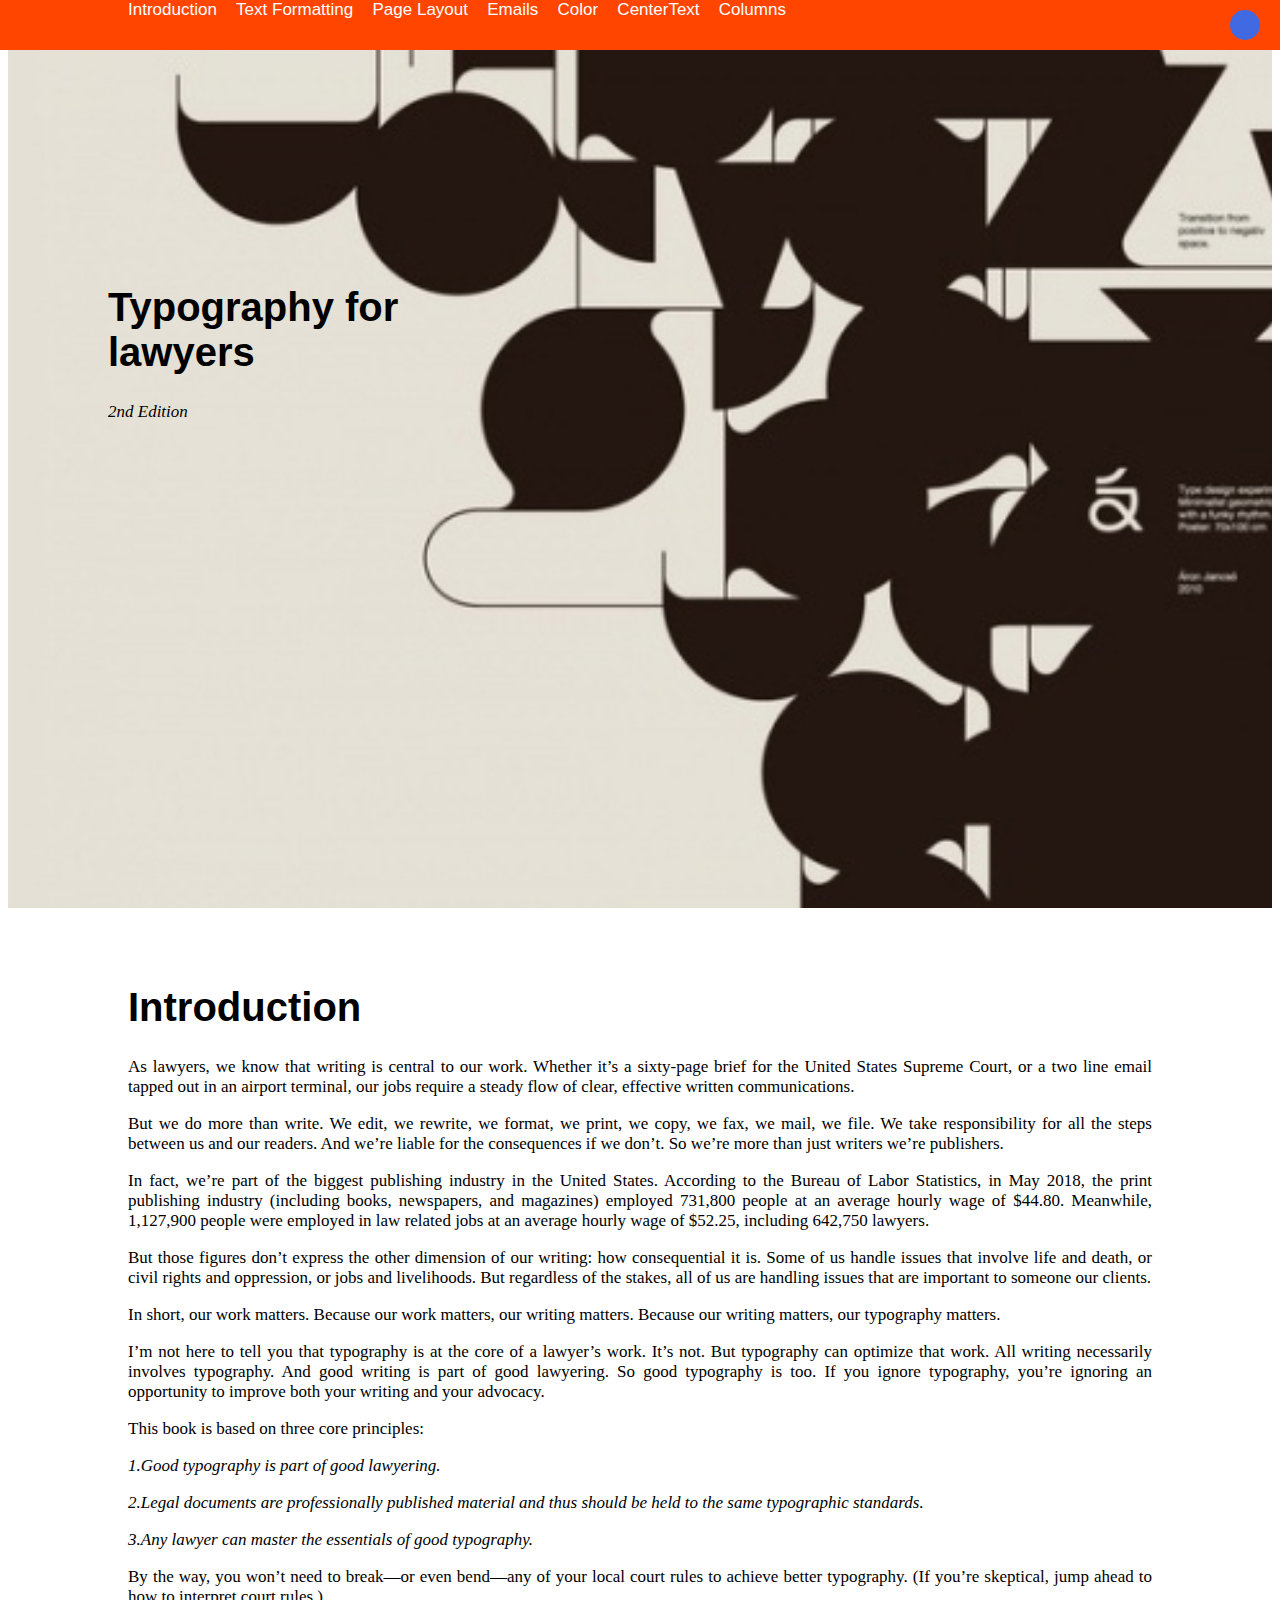
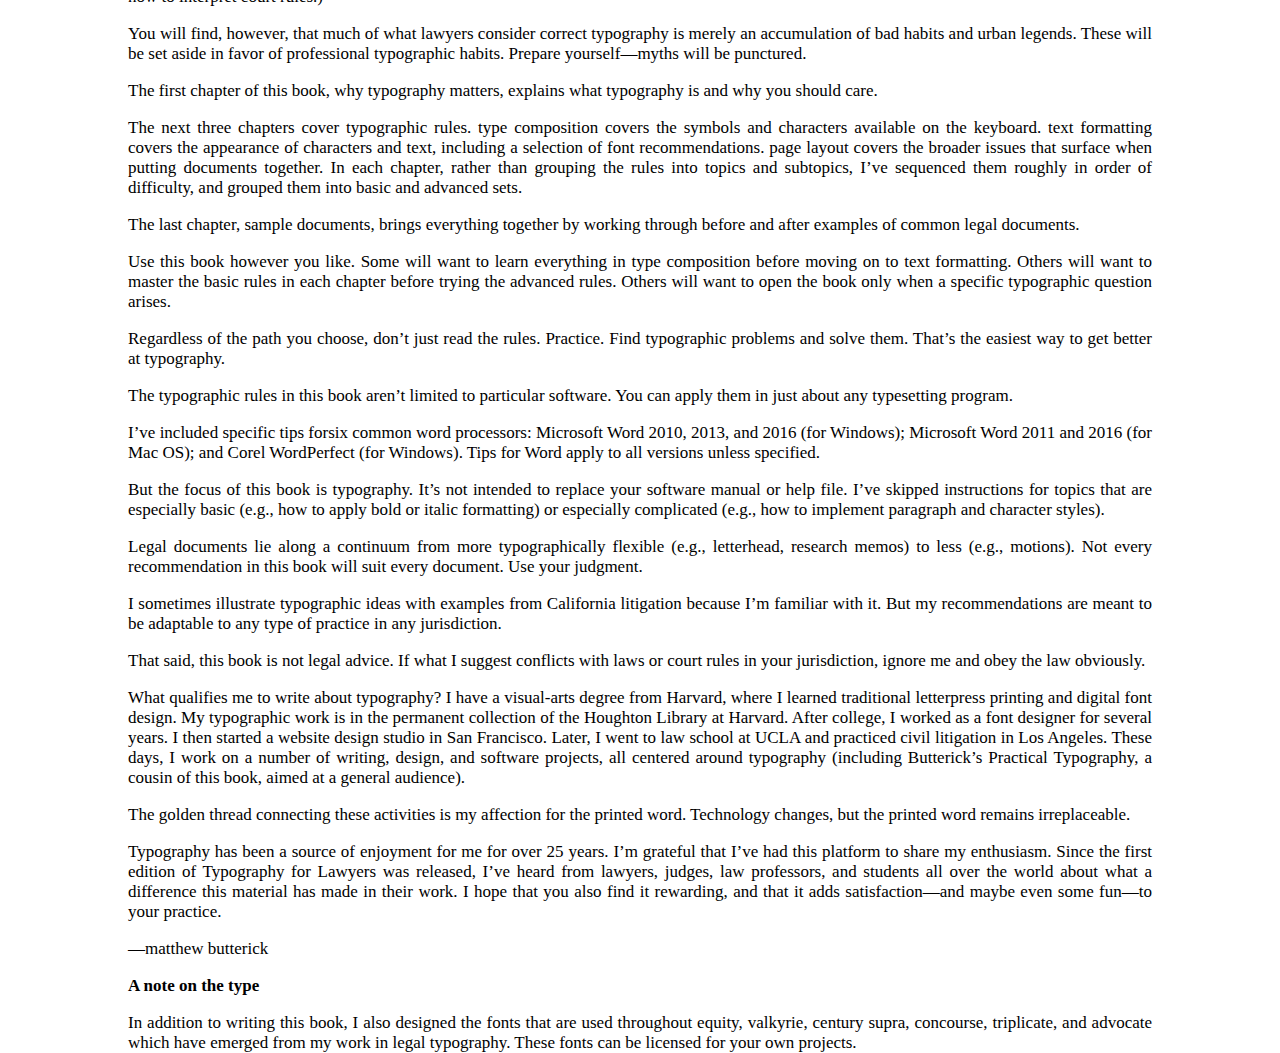
<file: index.html>
<!doctype html>
<html>
<head>
<title>UTS_Vittorio Agung</title>
	<meta name="viewport" content="width=device-width" />
	<link rel="stylesheet" href="css/globe.css" />
</head>
<body>
	<nav>
      <main>
        <a href="index.html" class="menu">Introduction</a>
        <a href="text formatting.html" class="menu">Text Formatting</a>
        <a href="page layout.html" class="menu">Page Layout</a>
		<a href="emails.html" class="menu">Emails</a>
		<a href="color.html" class="menu">Color</a>
		<a href="center text.html" class="menu">CenterText</a>
		<a href="columns.html" class="menu">Columns</a>
        <div class="selalukananatas"></div>
      </main>
    </nav>
    <section class="full">
		<main>
		<div class="melayang">
		<h1>Typography for lawyers</h1>
		<p> <i>2nd Edition</i></p>
		</div>
		</main>
	</section>
	<section class="full2">
		<main>
		<div class="left2">
		<h1> Introduction</h1>
		<p text align="justify">
		As lawyers, we know that writing is central to our work. Whether it’s a sixty-page brief for the United States Supreme Court, or a two line email tapped out in an airport terminal, our jobs require a steady flow of clear, effective written communications.</p>

		<p text align="justify">But we do more than write. We edit, we rewrite, we format, we print, we copy, we fax, we mail, we file. We take responsibility for all the steps between us and our readers. And we’re liable for the consequences if we don’t. So we’re more than just writers we’re publishers.</p>

		<p text align="justify">In fact, we’re part of the biggest publishing industry in the United States. According to the Bureau of Labor Statistics, in May 2018, the print publishing industry (including books, newspapers, and magazines) employed 731,800 people at an average hourly wage of $44.80. Meanwhile, 1,127,900 people were employed in law related jobs at an average hourly wage of $52.25, including 642,750 lawyers.</p>

		<p text align="justify">But those figures don’t express the other dimension of our writing: how consequential it is. Some of us handle issues that involve life and death, or civil rights and oppression, or jobs and livelihoods. But regardless of the stakes, all of us are handling issues that are important to someone our clients.
</p>
		<p text align="justify">In short, our work matters.
		Because our work matters, our writing matters.
		Because our writing matters, our typography matters.</p>

		<p text align="justify">I’m not here to tell you that typography is at the core of a lawyer’s work. It’s not. But typography can optimize that work. All writing necessarily involves typography. And good writing is part of good lawyering. So good typography is too. If you ignore typography, you’re ignoring an opportunity to improve both your writing and your advocacy.</p>
			
		
<p text align="justify">This book is based on three core principles:</p>

<p><i>1.Good typography is part of good lawyering.</i></p>

<p><i>2.Legal documents are professionally published material and thus should be held to the same typographic standards.</i></p>

<p><i>3.Any lawyer can master the essentials of good typography.</i></p>

<p text align="justify">By the way, you won’t need to break—or even bend—any of your local court rules to achieve better typography. (If you’re skeptical, jump ahead to how to interpret court rules.)</p>

<p text align="justify">You will find, however, that much of what lawyers consider correct typography is merely an accumulation of bad habits and urban legends. These will be set aside in favor of professional typographic habits. Prepare yourself—myths will be punctured.</p>

<p text align="justify">The first chapter of this book, why typography matters, explains what typography is and why you should care.</p>

<p text align="justify">The next three chapters cover typographic rules. type composition covers the symbols and characters available on the keyboard. text formatting covers the appearance of characters and text, including a selection of font recommendations. page layout covers the broader issues that surface when putting documents together. In each chapter, rather than grouping the rules into topics and subtopics, I’ve sequenced them roughly in order of difficulty, and grouped them into basic and advanced sets.</p>

<p text align="justify">The last chapter, sample documents, brings everything together by working through before and after examples of common legal documents.</p>

<p text align="justify">Use this book however you like. Some will want to learn everything in type composition before moving on to text formatting. Others will want to master the basic rules in each chapter before trying the advanced rules. Others will want to open the book only when a specific typographic question arises.</p>

<p text align="justify">Regardless of the path you choose, don’t just read the rules. Practice. Find typographic problems and solve them. That’s the easiest way to get better at typography.</p>

<p text align="justify">The typographic rules in this book aren’t limited to particular software. You can apply them in just about any typesetting program.</p>

<p text align="justify">I’ve included specific tips forsix common word processors: Microsoft Word 2010, 2013, and 2016 (for Windows); Microsoft Word 2011 and 2016 (for Mac OS); and Corel WordPerfect (for Windows). Tips for Word apply to all versions unless specified.</p>

<p text align="justify">But the focus of this book is typography. It’s not intended to replace your software manual or help file. I’ve skipped instructions for topics that are especially basic (e.g., how to apply bold or italic formatting) or especially complicated (e.g., how to implement paragraph and character styles).</p>

<p text align="justify">Legal documents lie along a continuum from more typographically flexible (e.g., letterhead, research memos) to less (e.g., motions). Not every recommendation in this book will suit every document. Use your judgment.</p>

<p text align="justify">I sometimes illustrate typographic ideas with examples from California litigation because I’m familiar with it. But my recommendations are meant to be adaptable to any type of practice in any jurisdiction.</p>

<p text align="justify">That said, this book is not legal advice. If what I suggest conflicts with laws or court rules in your jurisdiction, ignore me and obey the law obviously.</p>

<p text align="justify">What qualifies me to write about typography? I have a visual-arts degree from Harvard, where I learned traditional letterpress printing and digital font design. My typographic work is in the permanent collection of the Houghton Library at Harvard. After college, I worked as a font designer for several years. I then started a website design studio in San Francisco. Later, I went to law school at UCLA and practiced civil litigation in Los Angeles. These days, I work on a number of writing, design, and software projects, all centered around typography (including Butterick’s Practical Typography, a cousin of this book, aimed at a general audience).</p>

<p text align="justify">The golden thread connecting these activities is my affection for the printed word. Technology changes, but the printed word remains irreplaceable.</p>

<p text align="justify">Typography has been a source of enjoyment for me for over 25 years. I’m grateful that I’ve had this platform to share my enthusiasm. Since the first edition of Typography for Lawyers was released, I’ve heard from lawyers, judges, law professors, and students all over the world about what a difference this material has made in their work. I hope that you also find it rewarding, and that it adds satisfaction—and maybe even some fun—to your practice.</p>

<p>—matthew butterick</p>

<h2>A note on the type</h2>
<p text align="justify">In addition to writing this book, I also designed the fonts that are used throughout equity, valkyrie, century supra, concourse, triplicate, and advocate which have emerged from my work in legal typography. These fonts can be licensed for your own projects.</p>
		
		</div>
			 
		</main>	
	</section>
		
</body>
</html>
</file>
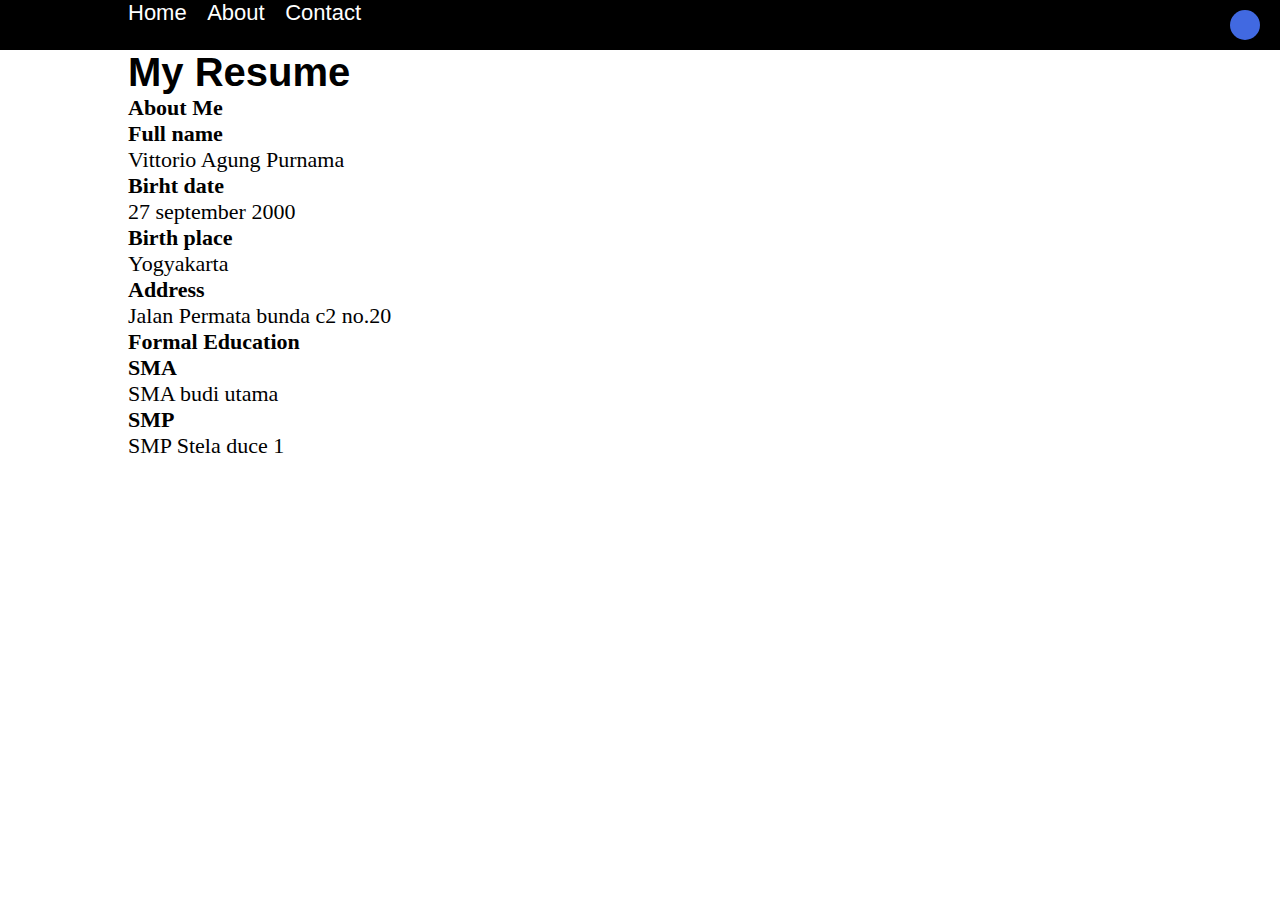
<file: about.html>
<!doctype html>
<html>
  <head>
    <meta name="viewport" content="width=device-width" />
    <link rel="stylesheet" type="text/css" href="untitled folder 3/globe.css"/>
  </head>
  <body>
	  <nav>
      <main>
        <a href="Tugas 5_Vittorioagung_Produksi2.html" class="menu">Home</a>
        <a href="about.html" class="menu">About</a>
        <a href="contact.html" class="menu">Contact</a>
        <div class="selalukananatas"></div>
      </main>
    </nav>
	</body>
    <section>
		<main>
		<h1> My Resume </h1>
        <h2>About Me</h2>
		<h3>Full name</h3>
		<p>Vittorio Agung Purnama</p>
		<h3> Birht date</h3>
		<p>27 september 2000</p>
		<h3> Birth place</h3>
		<p> Yogyakarta</p>
		<h3>Address</h3>
		<p> Jalan Permata bunda c2 no.20</p>
		<h2>Formal Education</h2>
		<h3>SMA</h3>
		<p> SMA budi utama</p>
		<h3>SMP</h3>
		<p> SMP Stela duce 1</p>
     </section>
  </body>
</html>
</file>
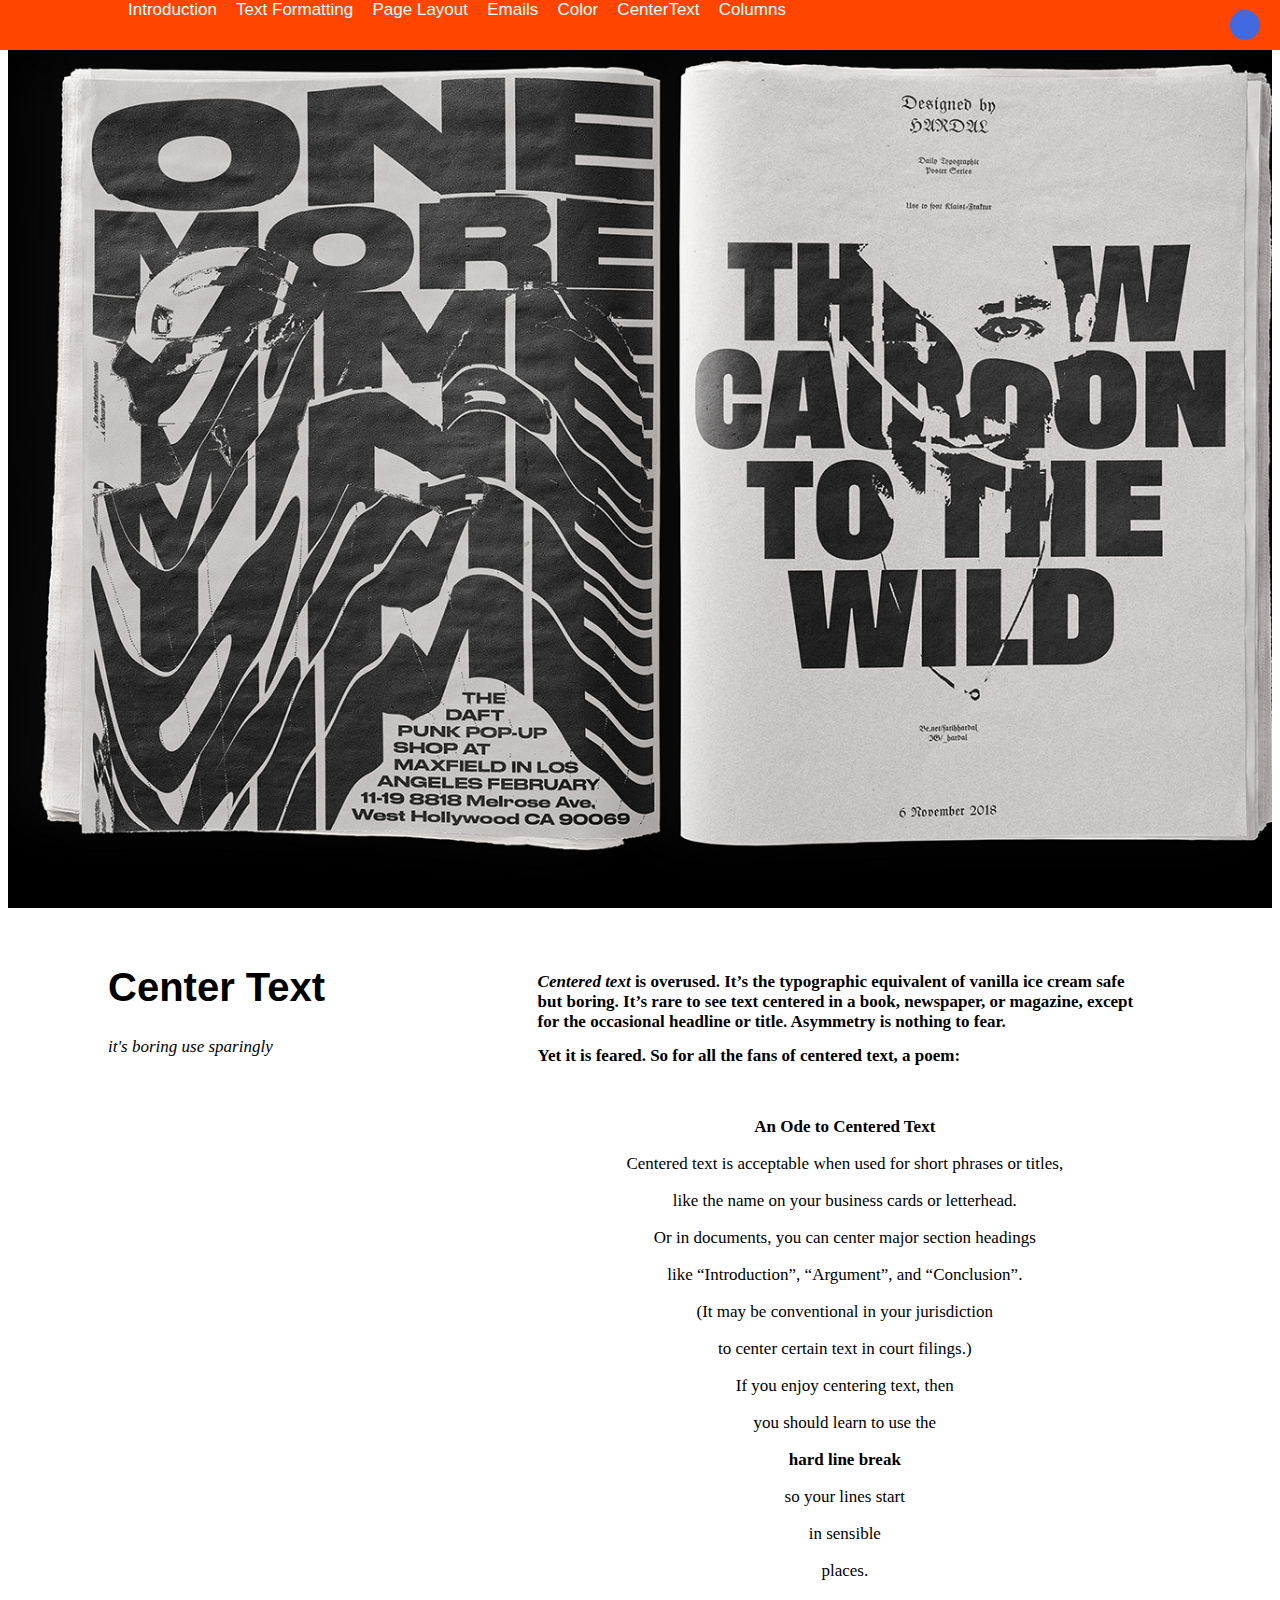
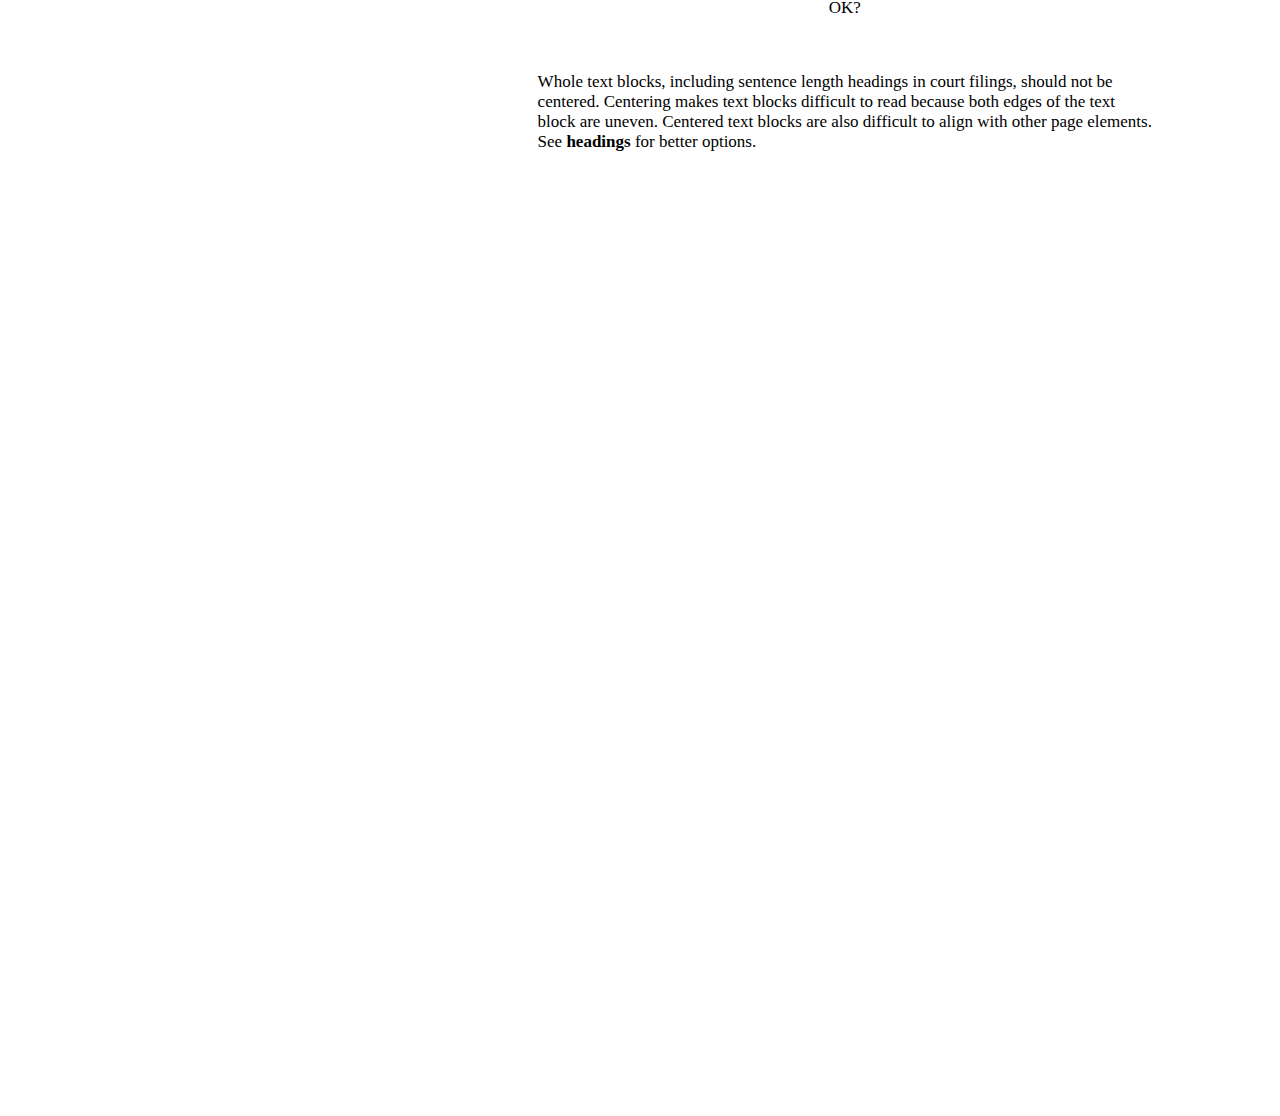
<file: center text.html>
<!doctype html>
<html>
<head>
<title>Untitled Document</title>
	<meta name="viewport" content="width=device-width" />
	<link rel="stylesheet" href="css/globe.css" />
</head>
<body>
	<nav>
      <main>
        <a href="index.html" class="menu">Introduction</a>
        <a href="text formatting.html" class="menu">Text Formatting</a>
        <a href="page layout.html" class="menu">Page Layout</a>
		<a href="emails.html" class="menu">Emails</a>
		<a href="color.html" class="menu">Color</a>
		<a href="center text.html" class="menu">CenterText</a>
		<a href="columns.html" class="menu">Columns</a>
        <div class="selalukananatas"></div>
      </main>
    </nav>
<section class="full9"></section>
  <section class="full3">
	  <main>
		  <section class="melayang2">
			 
		  <h1> Center Text </h1>
			<p><i> it's boring use sparingly</i> </p>
		
		  </section>
		  
		  <section class="right">
	
        
<h2> <i>Centered text</i> is overused. It’s the typographic equivalent of vanilla ice cream safe but boring. It’s rare to see text centered in a book, newspaper, or magazine, except for the occasional headline or title. Asymmetry is nothing to fear.</h2>
<h2> Yet it is feared. So for all the fans of centered text, a poem:</h2>
		<br>
		<p style="text-align: center"> <b> An Ode to Centered Text </b> </p>
		<p style="text-align: center">Centered text is acceptable when used for short phrases or titles,</p>
		<p style="text-align: center">like the name on your business cards or letterhead.</p>
		<p style="text-align: center">Or in documents, you can center major section headings</p>
		<p style="text-align: center">like “Introduction”, “Argument”, and “Conclusion”.</p>
		<p style="text-align: center">(It may be conventional in your jurisdiction</p>
		<p style="text-align: center">to center certain text in court filings.)</p>
		<p style="text-align: center">If you enjoy centering text, then</p>
		<p style="text-align: center">you should learn to use the</p>
		<p style="text-align: center"><b>hard line break</b></p>
		<p style="text-align: center">so your lines start</p>
		<p style="text-align: center">in sensible</p>
		<p style="text-align: center">places.</p>
		<p style="text-align: center">OK?</p>
		<br>
		<p> Whole text blocks, including sentence length headings in court filings, should not be centered. Centering makes text blocks difficult to read because both edges of the text block are uneven. Centered text blocks are also difficult to align with other page elements. See <b>headings</b> for better options. </p>	 


	 
		  
		  </section>
		  </main>
    </section>
	  <section></section>
</body>
</html>
</file>
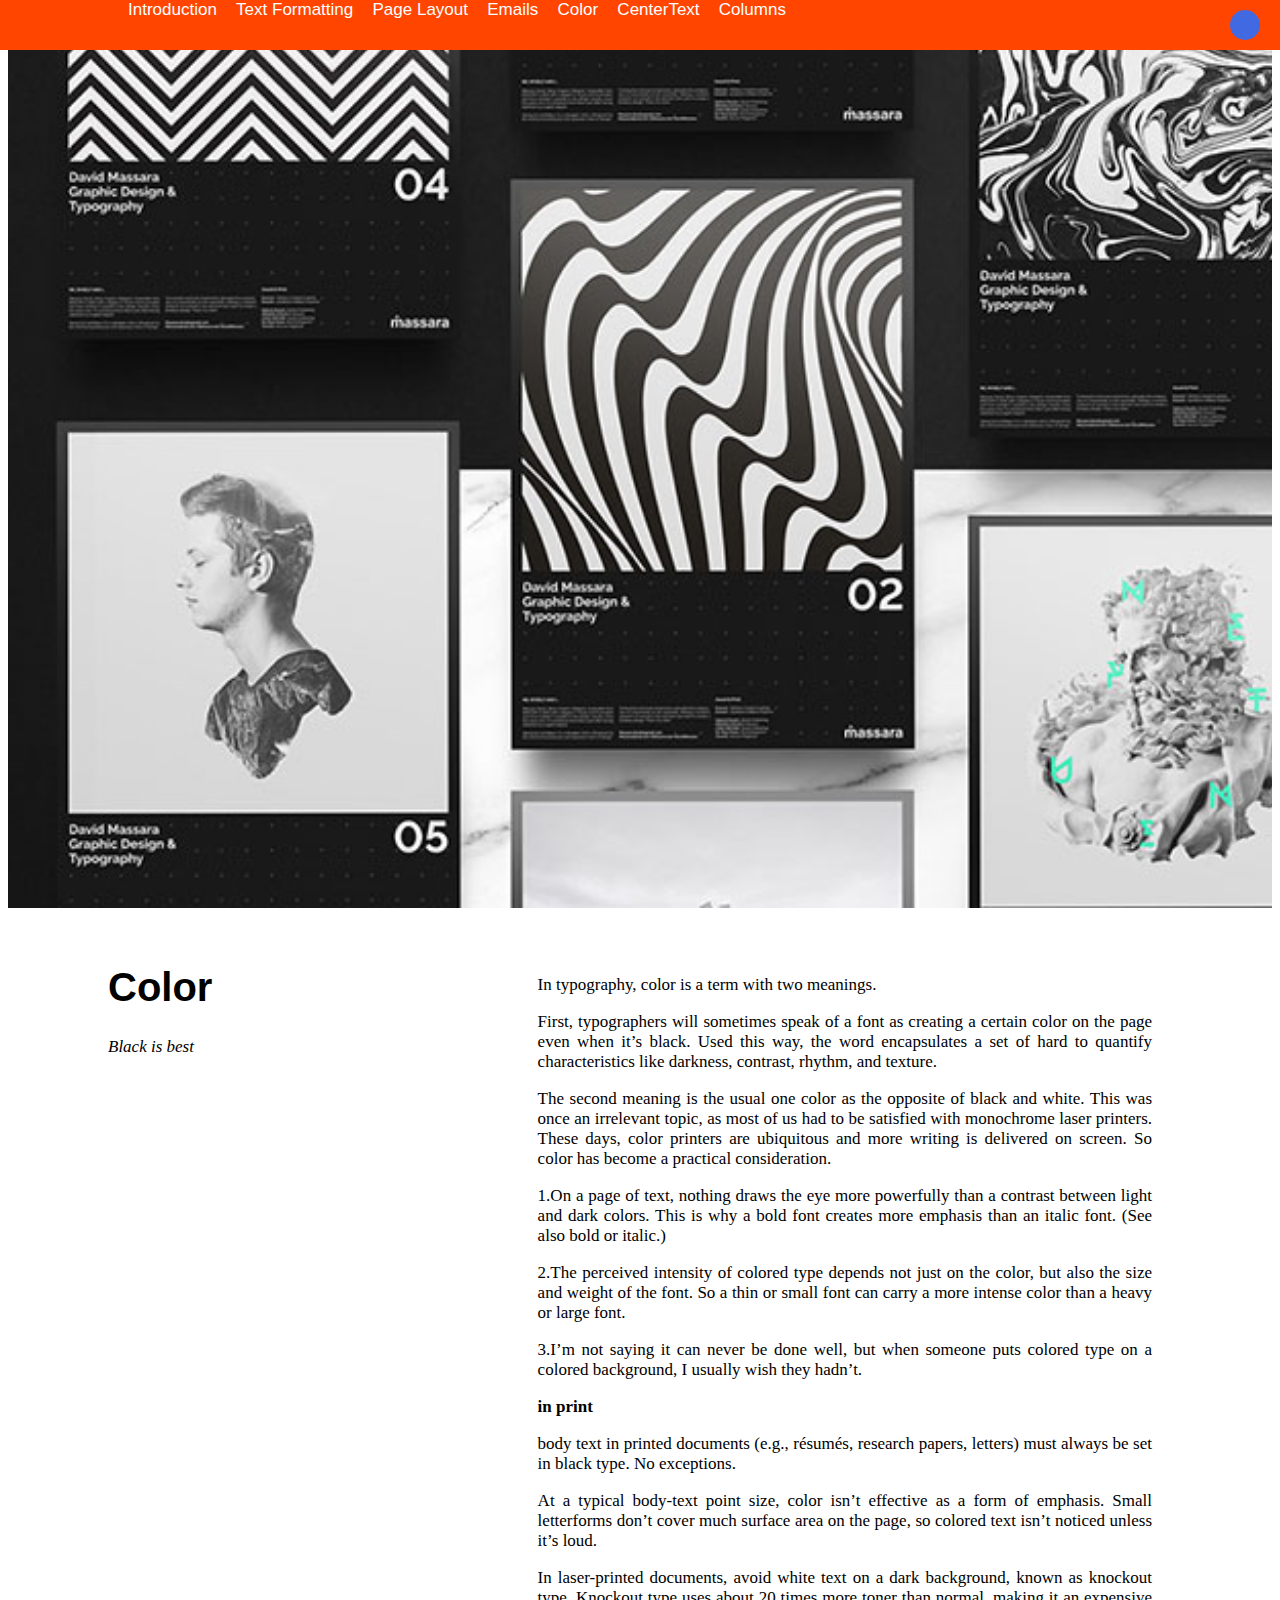
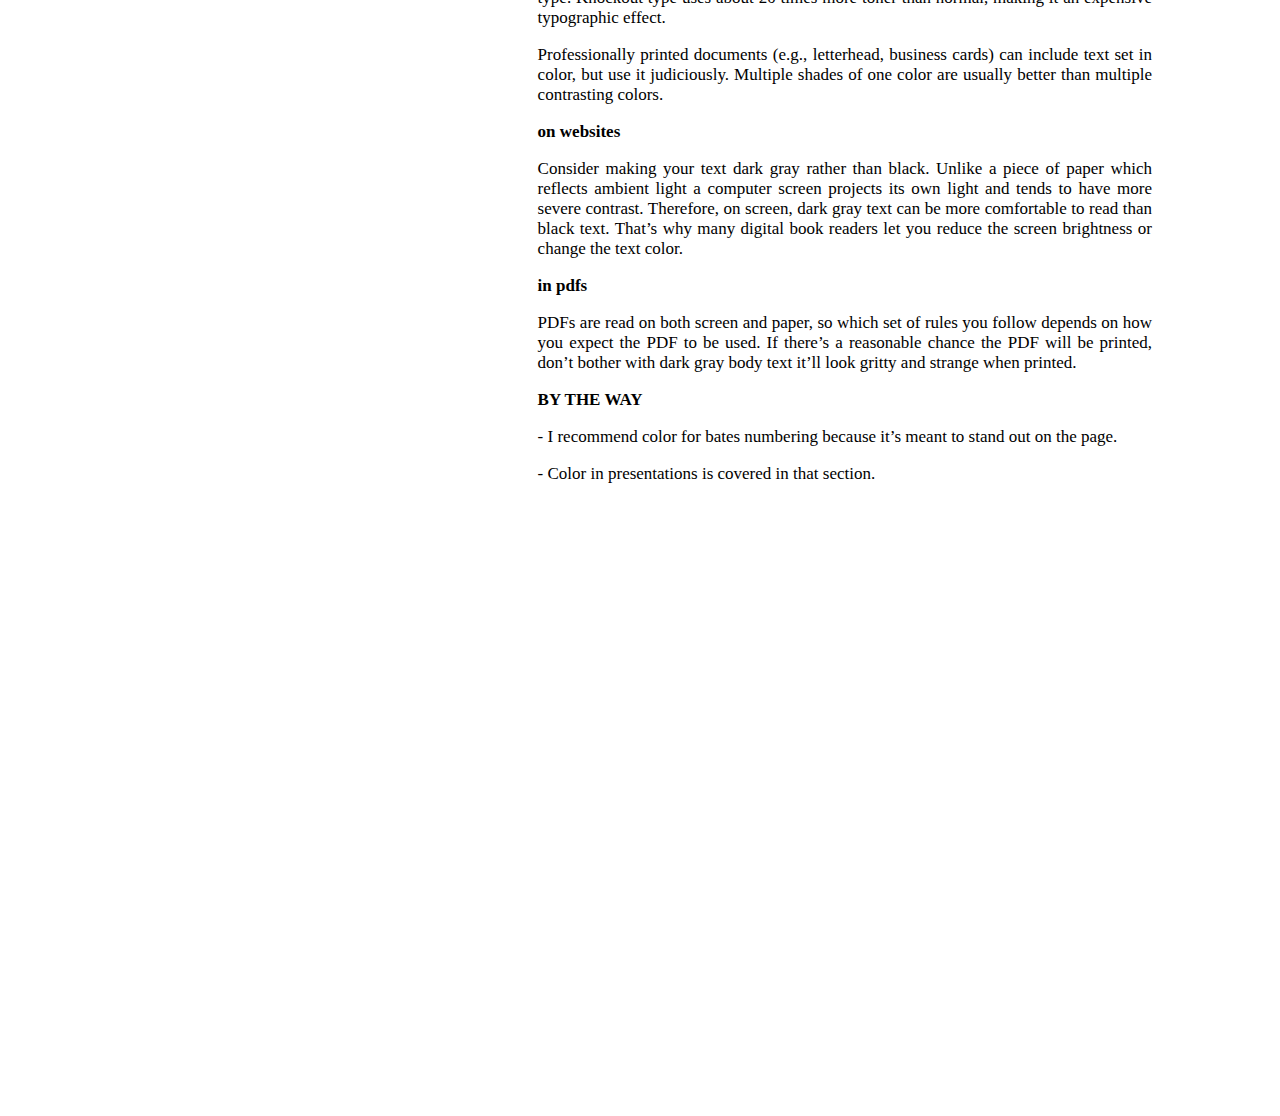
<file: color.html>
<!doctype html>
<html>
<head>
<title>Untitled Document</title>
	<meta name="viewport" content="width=device-width" />
	<link rel="stylesheet" href="css/globe.css" />
</head>
<body>
	<nav>
      <main>
        <a href="index.html" class="menu">Introduction</a>
        <a href="text formatting.html" class="menu">Text Formatting</a>
        <a href="page layout.html" class="menu">Page Layout</a>
		<a href="emails.html" class="menu">Emails</a>
		<a href="color.html" class="menu">Color</a>
		<a href="center text.html" class="menu">CenterText</a>
		<a href="columns.html" class="menu">Columns</a>
        <div class="selalukananatas"></div>
      </main>
    </nav>
<section class="full8"></section>
  <section class="full3">
	  <main>
		  <section class="melayang2">
			 
		  <h1> Color </h1>
			<p> <i>Black is best</i></p>
		
		  </section>
		  
		  <section class="right">
			 
		<p text align="justify">In typography, color is a term with two meanings.</p>

<p text align="justify">First, typographers will sometimes speak of a font as creating a certain color on the page even when it’s black. Used this way, the word encapsulates a set of hard to quantify characteristics like darkness, contrast, rhythm, and texture.</p>

<p text align="justify">The second meaning is the usual one color as the opposite of black and white. This was once an irrelevant topic, as most of us had to be satisfied with monochrome laser printers. These days, color printers are ubiquitous and more writing is delivered on screen. So color has become a practical consideration.</p>

<p text align="justify">1.On a page of text, nothing draws the eye more powerfully than a contrast between light and dark colors. This is why a bold font creates more emphasis than an italic font. (See also bold or italic.)</p>

<p text align="justify">2.The perceived intensity of colored type depends not just on the color, but also the size and weight of the font. So a thin or small font can carry a more intense color than a heavy or large font.</p>

<p text align="justify">3.I’m not saying it can never be done well, but when someone puts colored type on a colored background, I usually wish they hadn’t.</p>

<h2>in print</h2>
<p text align="justify">body text in printed documents (e.g., résumés, research papers, letters) must always be set in black type. No exceptions.</p>

<p text align="justify">At a typical body-text point size, color isn’t effective as a form of emphasis. Small letterforms don’t cover much surface area on the page, so colored text isn’t noticed unless it’s loud.</p>

<p text align="justify">In laser-printed documents, avoid white text on a dark background, known
as knockout type. Knockout type uses about 20 times more toner than normal, making it an expensive typographic effect.</p>

<p text align="justify">Professionally printed documents (e.g., letterhead, business cards) can include text set in color, but use it judiciously. Multiple shades of one color are usually better than multiple contrasting colors.</p>

<h2>on websites</h2>
<p text align="justify">Consider making your text dark gray rather than black. Unlike a piece of paper which reflects ambient light a computer screen projects its own light and tends to have more severe contrast. Therefore, on screen, dark gray text can be more comfortable to read than black text. That’s why many digital book readers let you reduce the screen brightness or change the text color.</p>

<h2>in pdfs</h2>
<p text align="justify">PDFs are read on both screen and paper, so which set of rules you follow depends on how you expect the PDF to be used. If there’s a reasonable chance the PDF will be printed, don’t bother with dark gray body text it’ll look gritty and strange when printed.</p>

<h2>BY THE WAY</h2>
<p text align="justify">- I recommend color for bates numbering because it’s meant to stand out on the page.</p>

<p text align="justify">- Color in presentations is covered in that section.</p>



	
				 


	 
		  
		  </section>
		  </main>
    </section>
	  <section></section>
</body>
</html>
</file>
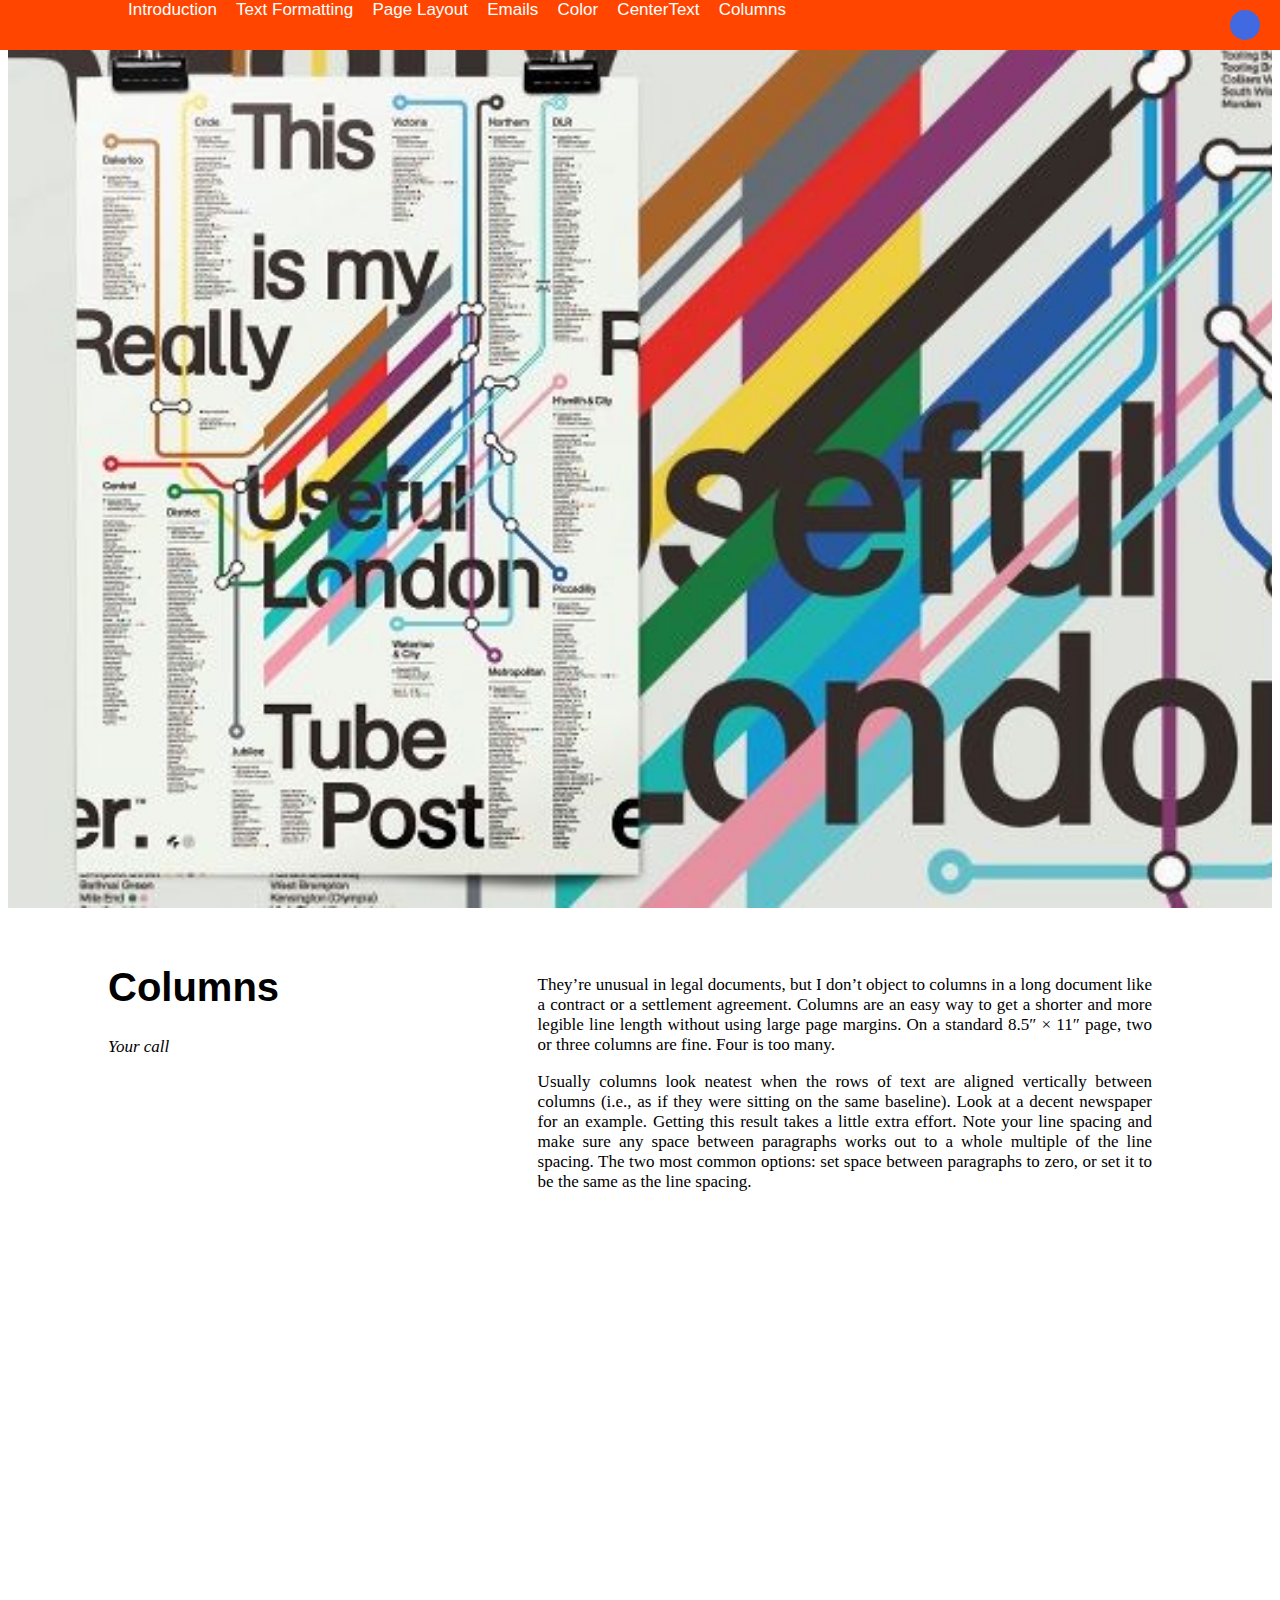
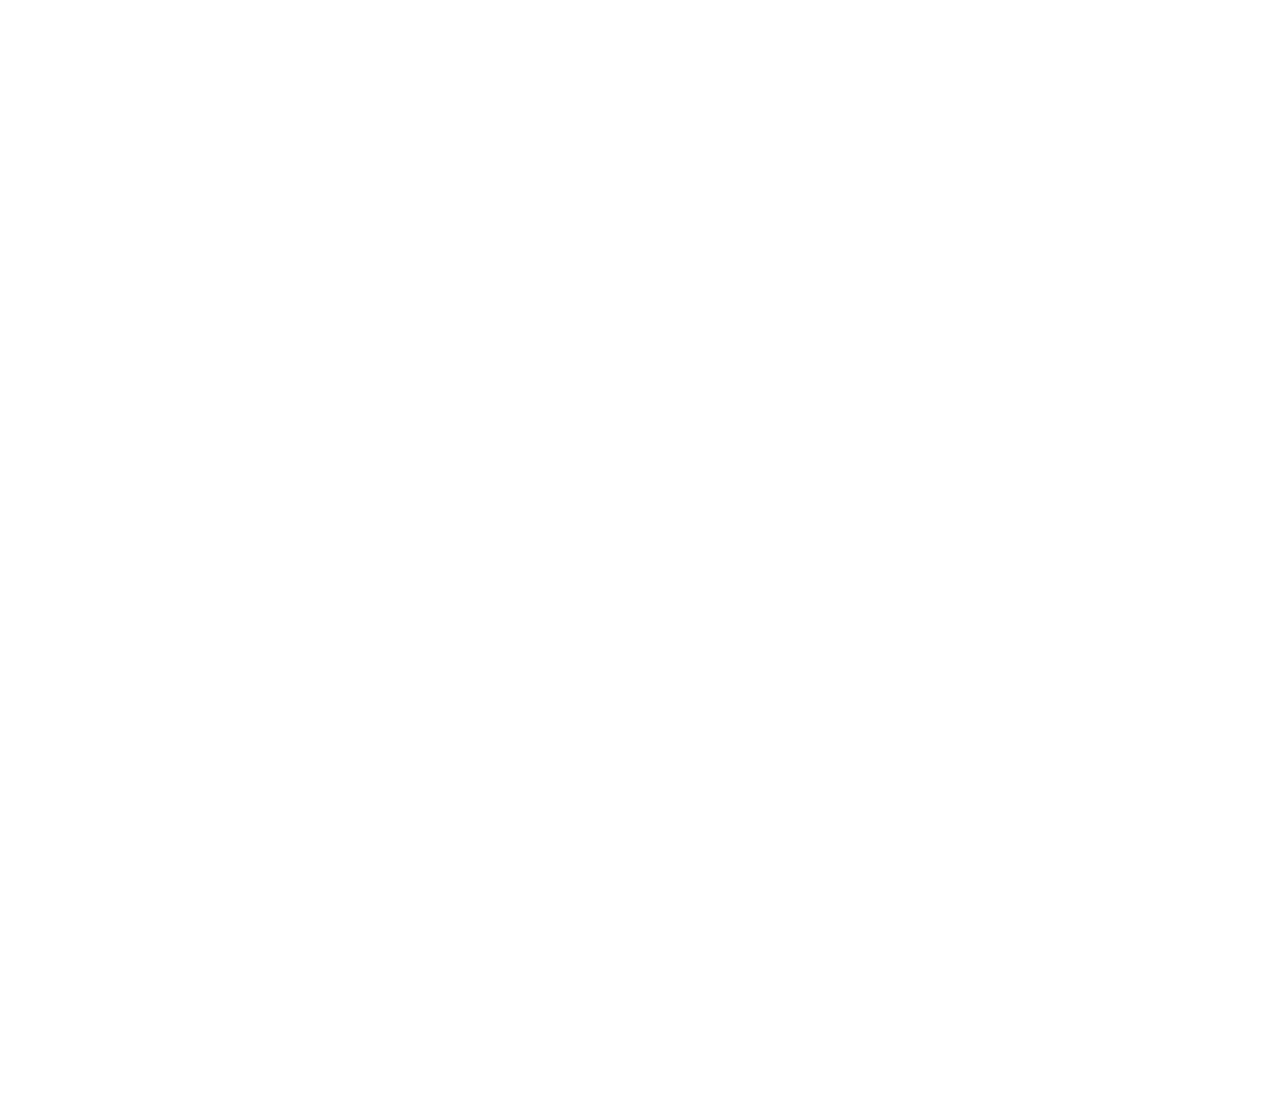
<file: columns.html>
<!doctype html>
<html>
<head>
<title>Untitled Document</title>
	<meta name="viewport" content="width=device-width" />
    <link rel="stylesheet" href="css/globe.css"/>
</head>
<body>
	<nav>
      <main>
        <a href="index.html" class="menu">Introduction</a>
        <a href="text formatting.html" class="menu">Text Formatting</a>
        <a href="page layout.html" class="menu">Page Layout</a>
		<a href="emails.html" class="menu">Emails</a>
		<a href="color.html" class="menu">Color</a>
		<a href="center text.html" class="menu">CenterText</a>
		<a href="columns.html" class="menu">Columns</a>
        <div class="selalukananatas"></div>
      </main>
    </nav>
	<section class="full10"></section>
  <section class="full3">
	  <main>
		  <section class="melayang2">
			 
		  <h1> Columns </h1>
			  <p><i> Your call</i></p>
		
		  </section>
		  
		  <section class="right">
			 
		<p text align="justify">They’re unusual in legal documents, but I don’t object to columns in a long document like a contract or a settlement agreement. Columns are an easy way to get a shorter and more legible line length without using large page margins. On a standard 8.5″ × 11″ page, two or three columns are fine. Four is too many.</p>

		<p text align="justify">Usually columns look neatest when the rows of text are aligned vertically between columns (i.e., as if they were sitting on the same baseline). Look at a decent newspaper for an example. Getting this result takes a little extra effort. Note your line spacing and make sure any space between paragraphs works out to a whole multiple of the line spacing. The two most common options: set space between paragraphs to zero, or set it to be the same as the line spacing.</p>
				 


	 
		  
		  </section>
		  </main>
    </section>
	  <section></section>
</body>
</html>
</file>
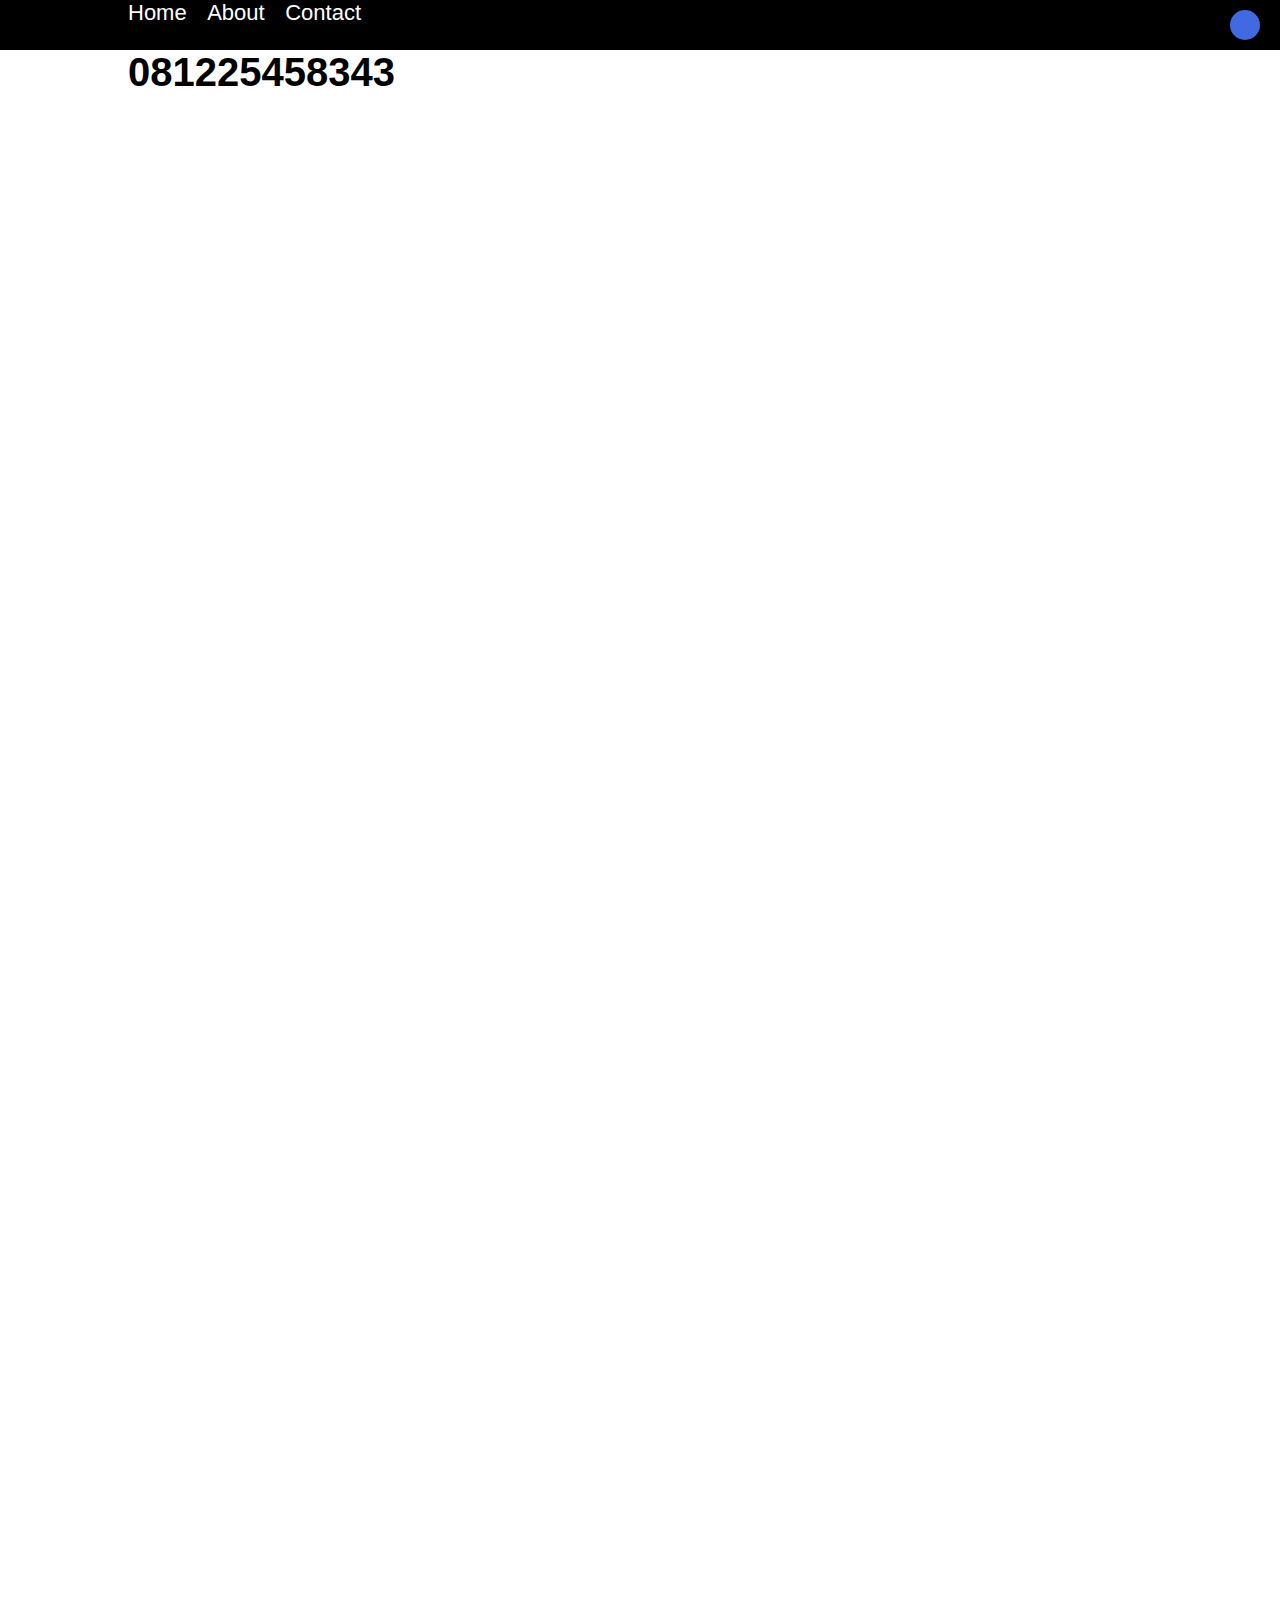
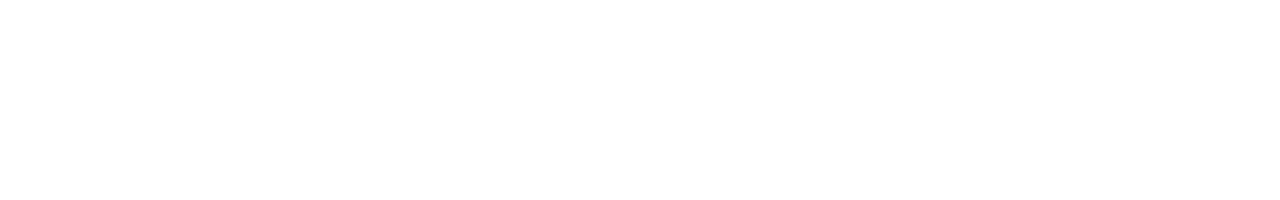
<file: contact.html>
<!doctype html>
<html>
  <head>
    <meta name="viewport" content="width=device-width" />
    <link rel="stylesheet" type="text/css" href="untitled folder 3/globe.css" />
  </head>
  <body>
	  <nav>
      <main>
        <a href="Tugas 5_Vittorioagung_Produksi2.html" class="menu">Home</a>
        <a href="about.html">About</a>
        <a href="contact.html" class="menu">Contact</a>
        <div class="selalukananatas"></div>
      </main>
    </nav>

    <section>
      <main>
        <h1>081225458343</h1>

      </main>
    </section>
    <section></section>
  </body>
</html>
</file>
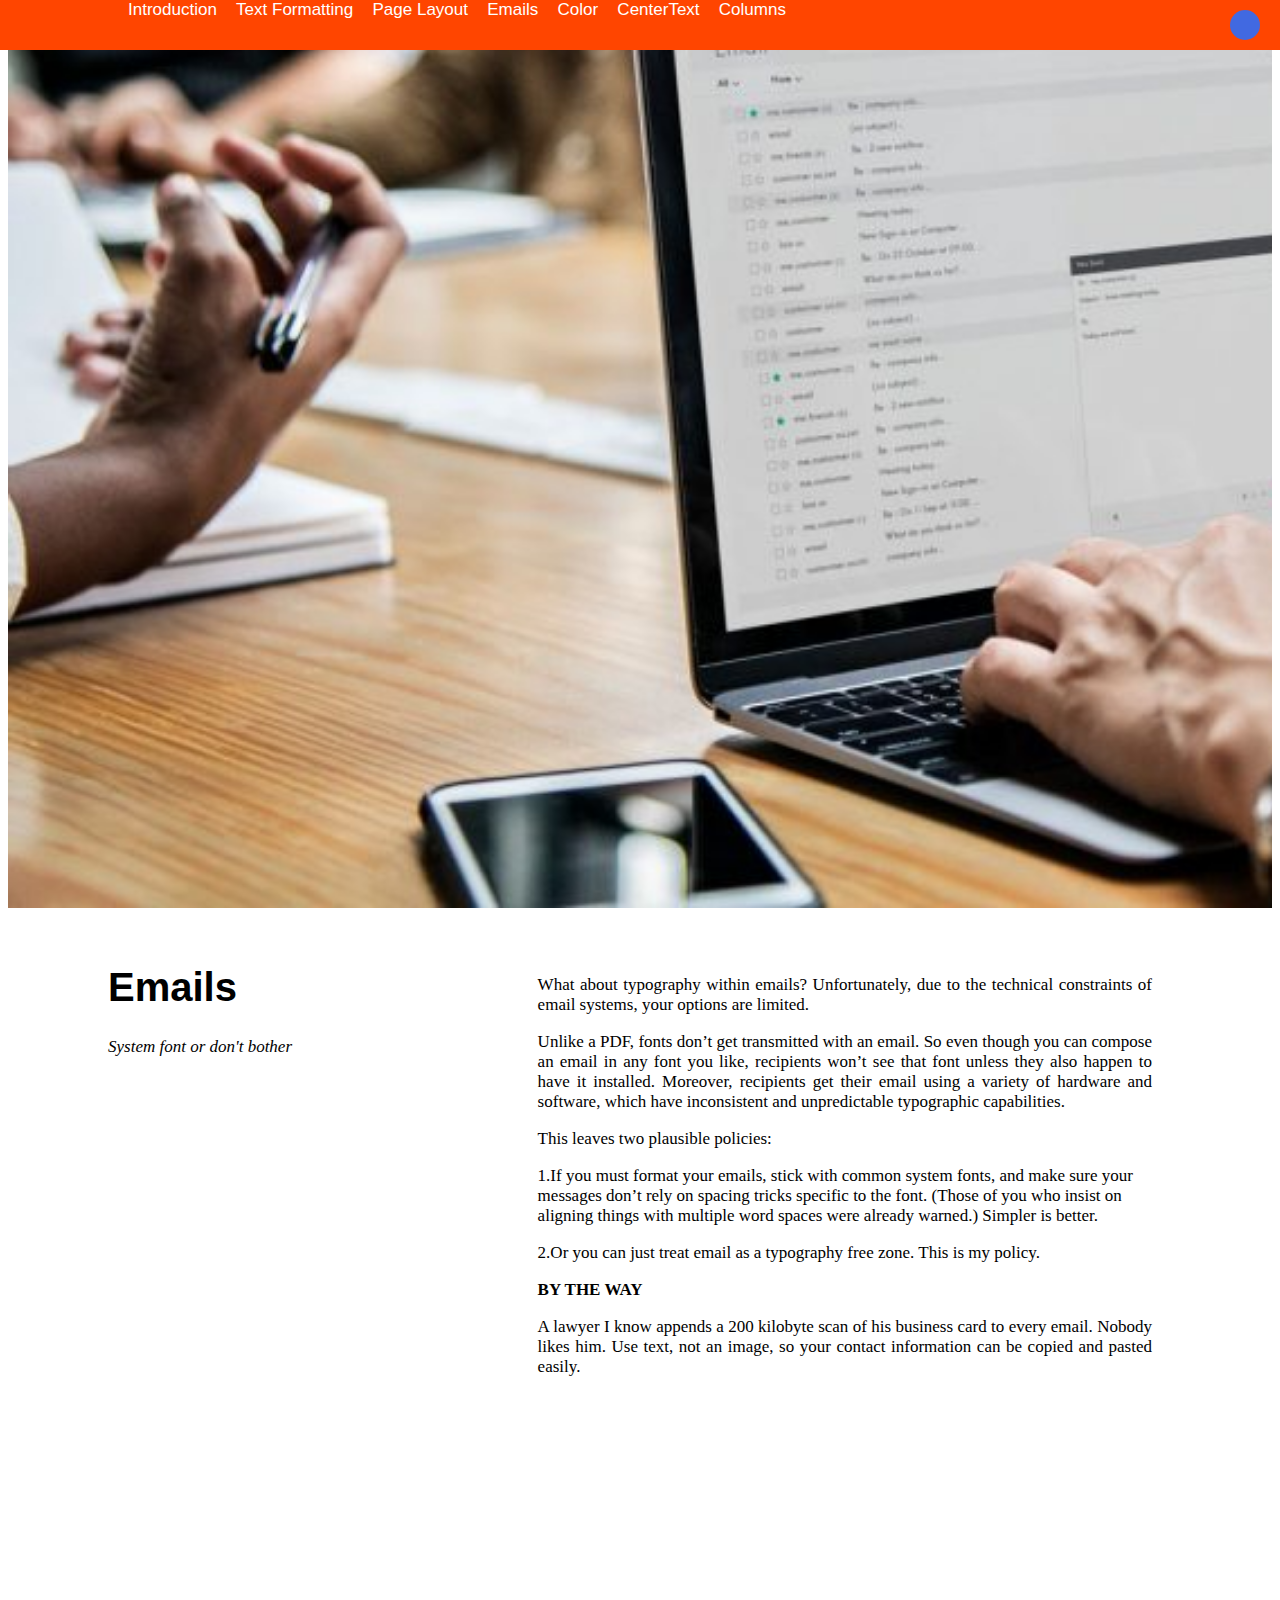
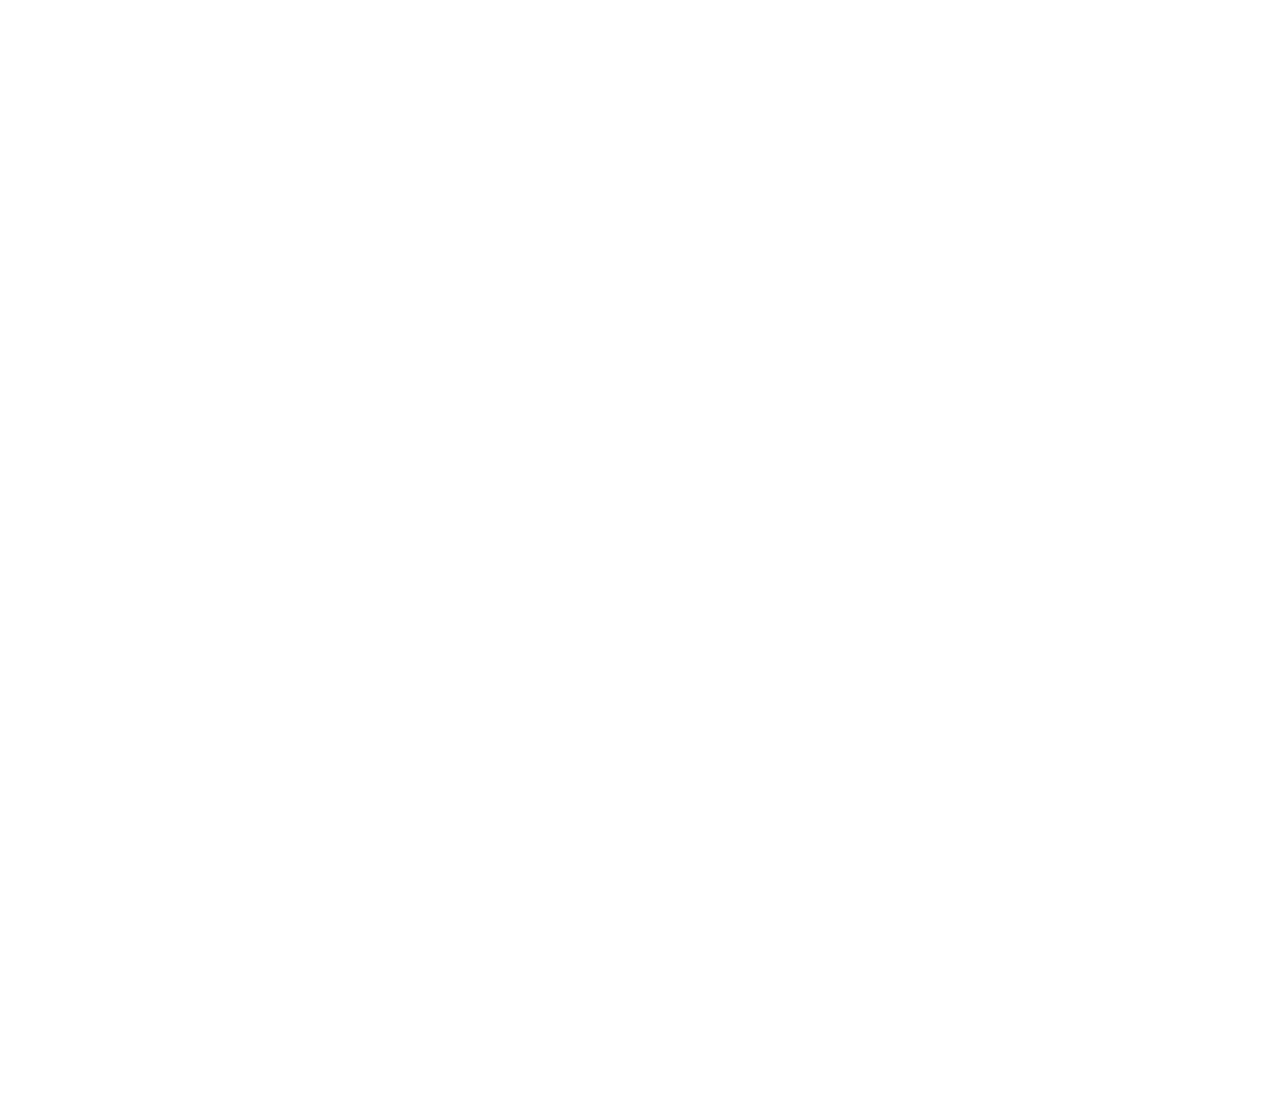
<file: emails.html>
<!doctype html>
<html>
<head>
<title>Untitled Document</title>
	<meta name="viewport" content="width=device-width" />
	<link rel="stylesheet" href="css/globe.css" />
</head>
<body>
	<nav>
      <main>
        <a href="index.html" class="menu">Introduction</a>
        <a href="text formatting.html" class="menu">Text Formatting</a>
        <a href="page layout.html" class="menu">Page Layout</a>
		<a href="emails.html" class="menu">Emails</a>
		<a href="color.html" class="menu">Color</a>
		<a href="center text.html" class="menu">CenterText</a>
		<a href="columns.html" class="menu">Columns</a>
        <div class="selalukananatas"></div>
      </main>
    </nav>
	  <section class="full7"></section>
  <section class="full3">
	  <main>
		  <section class="melayang2">
			 
		  <h1> Emails </h1>
			<p> <i>System font or don't bother</i></p>
		
		  </section>
		  
		  <section class="right">
			  
		<p text align="justify">What about typography within emails? Unfortunately, due to the technical constraints of email systems, your options are limited.</p>

		<p text align="justify">Unlike a PDF, fonts don’t get transmitted with an email. So even though you can compose an email in any font you like, recipients won’t see that font unless they also happen to have it installed. Moreover, recipients get their email using a variety of hardware and software, which have inconsistent and unpredictable typographic capabilities.</p>

		<p text align="justify">This leaves two plausible policies:</p>

		<p>1.If you must format your emails, stick with common system fonts, and make sure your messages don’t rely on spacing tricks specific to the font. (Those of you who insist on aligning things with multiple word spaces were already warned.) Simpler is better.</p>

		<p>2.Or you can just treat email as a typography free zone. This is my policy.</p>

		<h2>BY THE WAY</h2>
		<p text align="justify">A lawyer I know appends a 200 kilobyte scan of his business card to every email. Nobody likes him. Use text, not an image, so your contact information can be copied and pasted easily.</p>


	
				 


	 
		  
		  </section>
		  </main>
    </section>
	  <section></section>
</body>
</html>
</file>
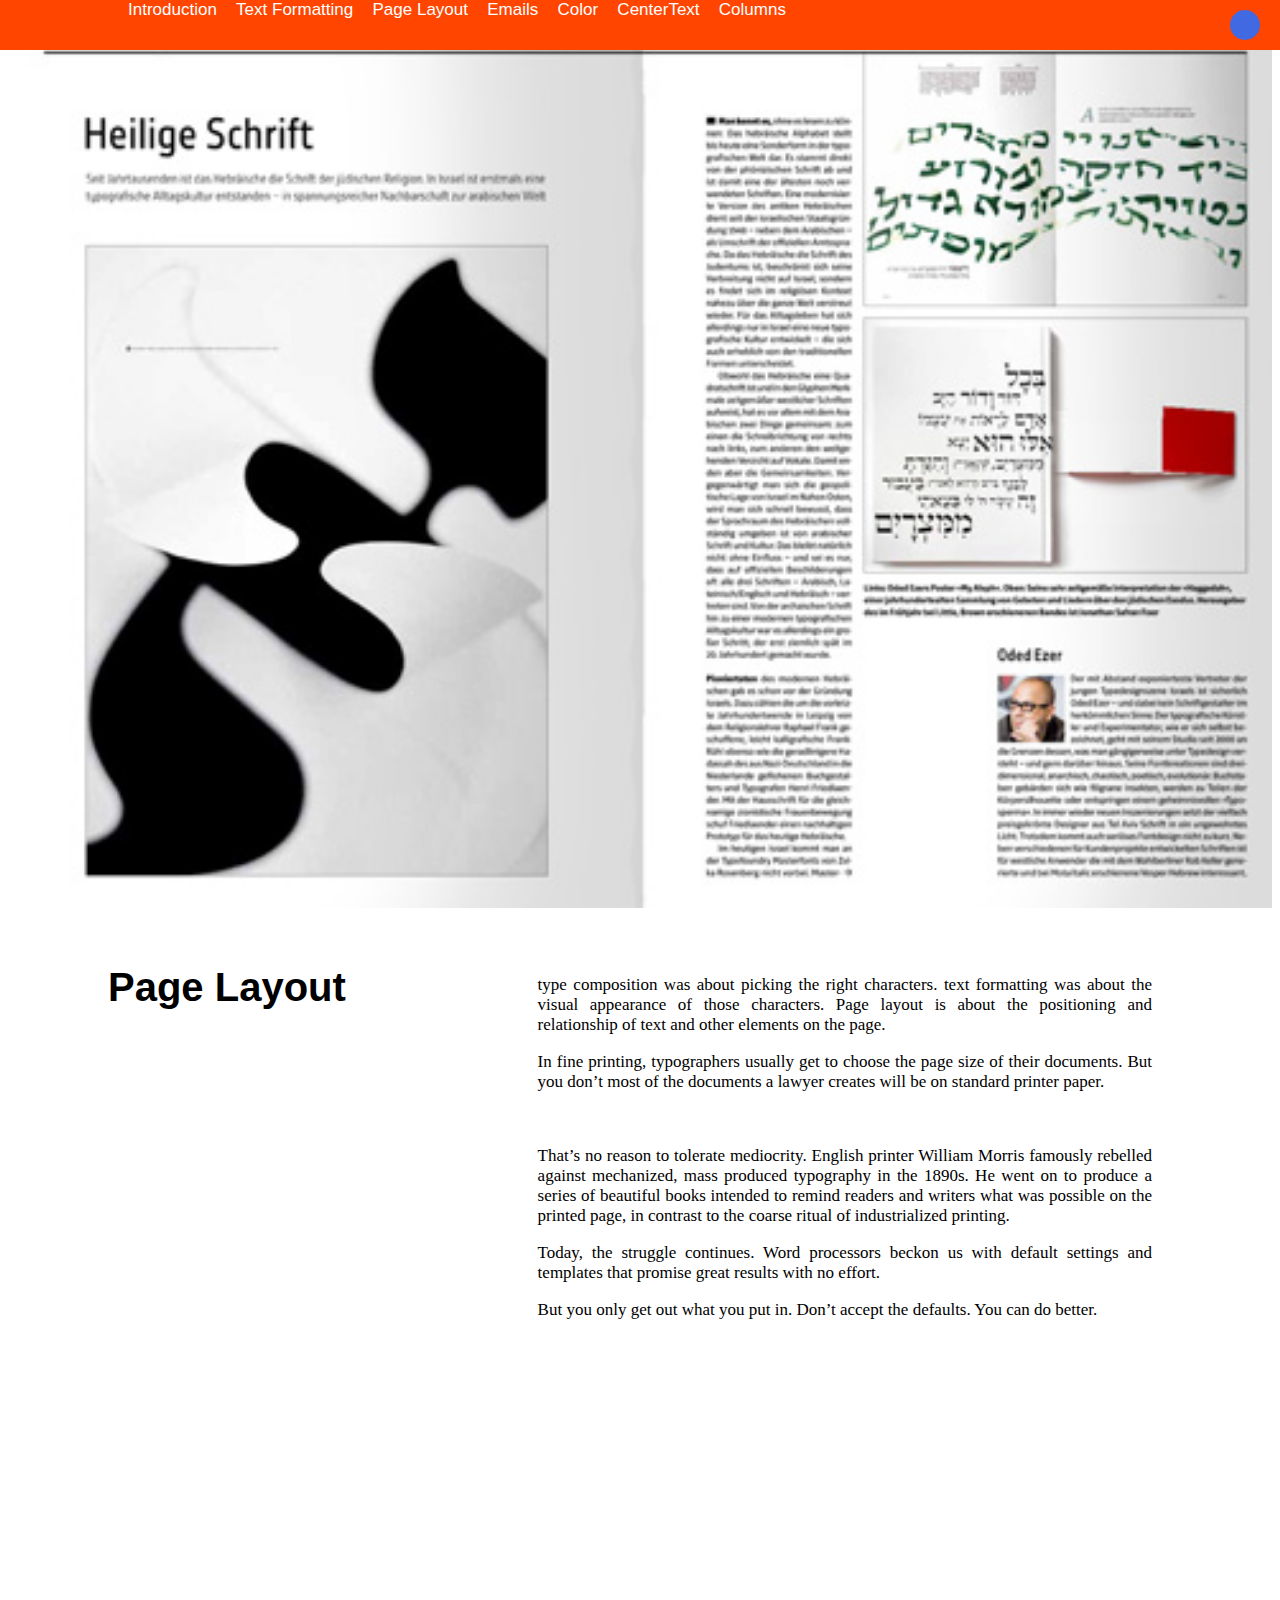
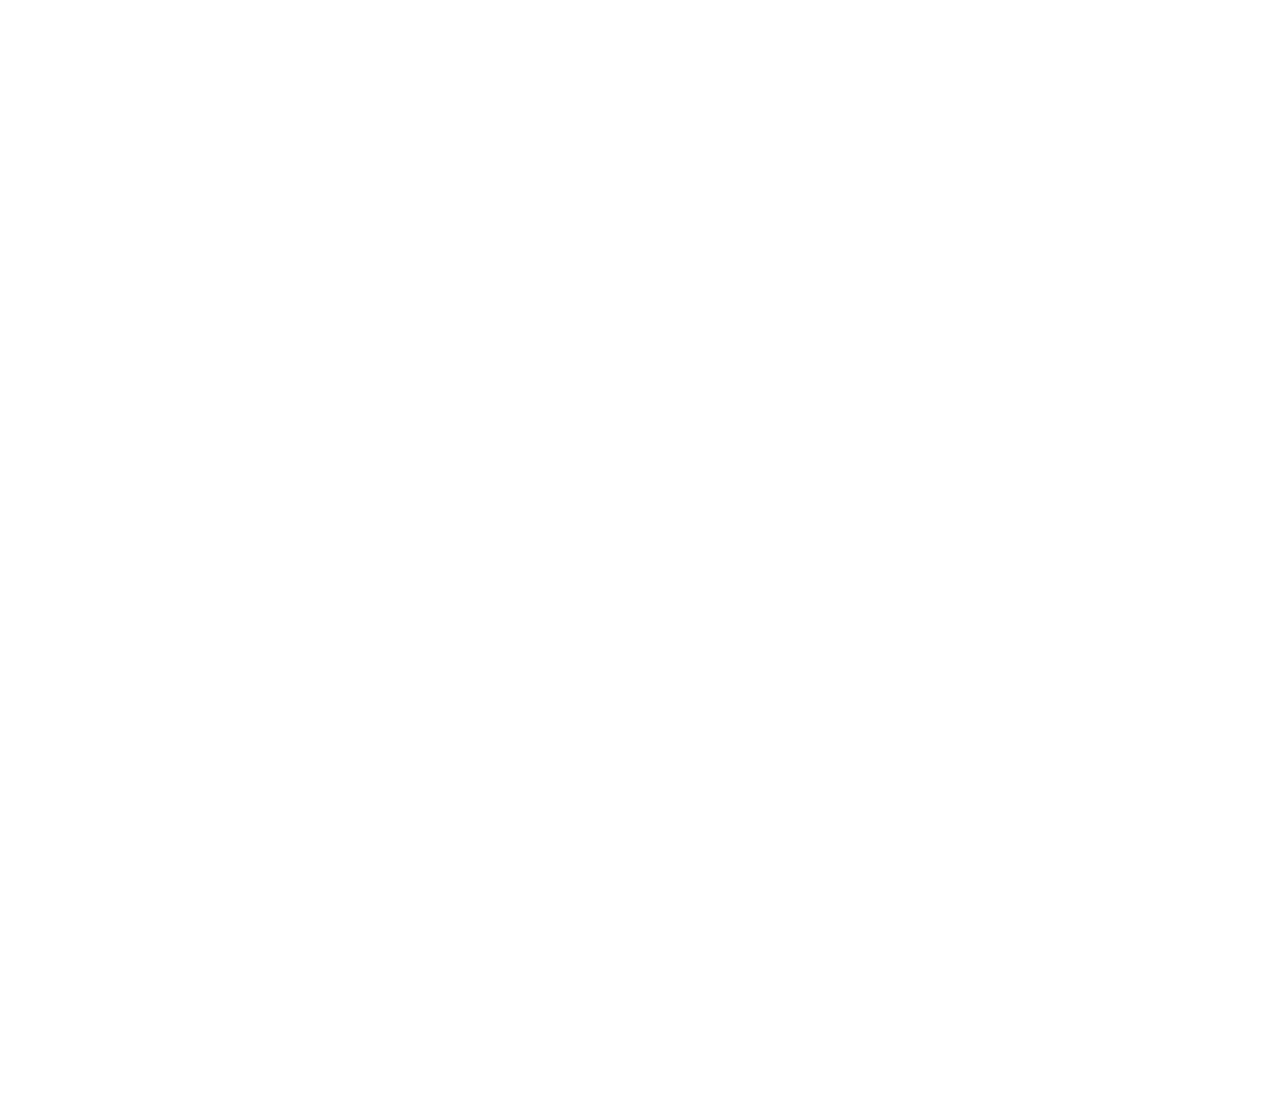
<file: page layout.html>
<!doctype html>
<html>
  <head>
    <meta name="viewport" content="width=device-width" />
	<link rel="stylesheet" href="css/globe.css" />
  </head>
  <body>
	<nav>
      <main>
        <a href="index.html" class="menu">Introduction</a>
        <a href="text formatting.html" class="menu">Text Formatting</a>
        <a href="page layout.html" class="menu">Page Layout</a>
		<a href="emails.html" class="menu">Emails</a>
		<a href="color.html" class="menu">Color</a>
		<a href="center text.html" class="menu">CenterText</a>
		<a href="columns.html" class="menu">Columns</a>
        <div class="selalukananatas"></div>
      </main>
    </nav>
	  <section class="full6"></section>
	  <section class="full3">
	  <main>
		  
		  <section class="melayang2">
			<h1> Page Layout </h1>
		</section>
		  
		  <section class="right">
			
		<p text align="justify">type composition was about picking the right characters. text formatting was about the visual appearance of those characters. Page layout is about the positioning and relationship of text and other elements on the page.</p>

		<p text align="justify">In fine printing, typographers usually get to choose the page size of their documents. But you don’t most of the documents a lawyer creates will be on standard printer paper.</p> 

		<p text align="justify">That’s no reason to tolerate mediocrity. English printer William Morris famously rebelled against mechanized, mass produced typography in the 1890s. He went on to produce a series of beautiful books intended to remind readers and writers what was possible on the printed page, in contrast to the coarse ritual of industrialized printing.</p>

		<p text align="justify">Today, the struggle continues. Word processors beckon us with default settings and templates that promise great results with no effort.</p>

		<p text align="justify">But you only get out what you put in. Don’t accept the defaults. You can do better.</p>
  

	 
		  
		  </section>

      </main>
    </section>
    <section></section>
  </body>
</html>
</file>
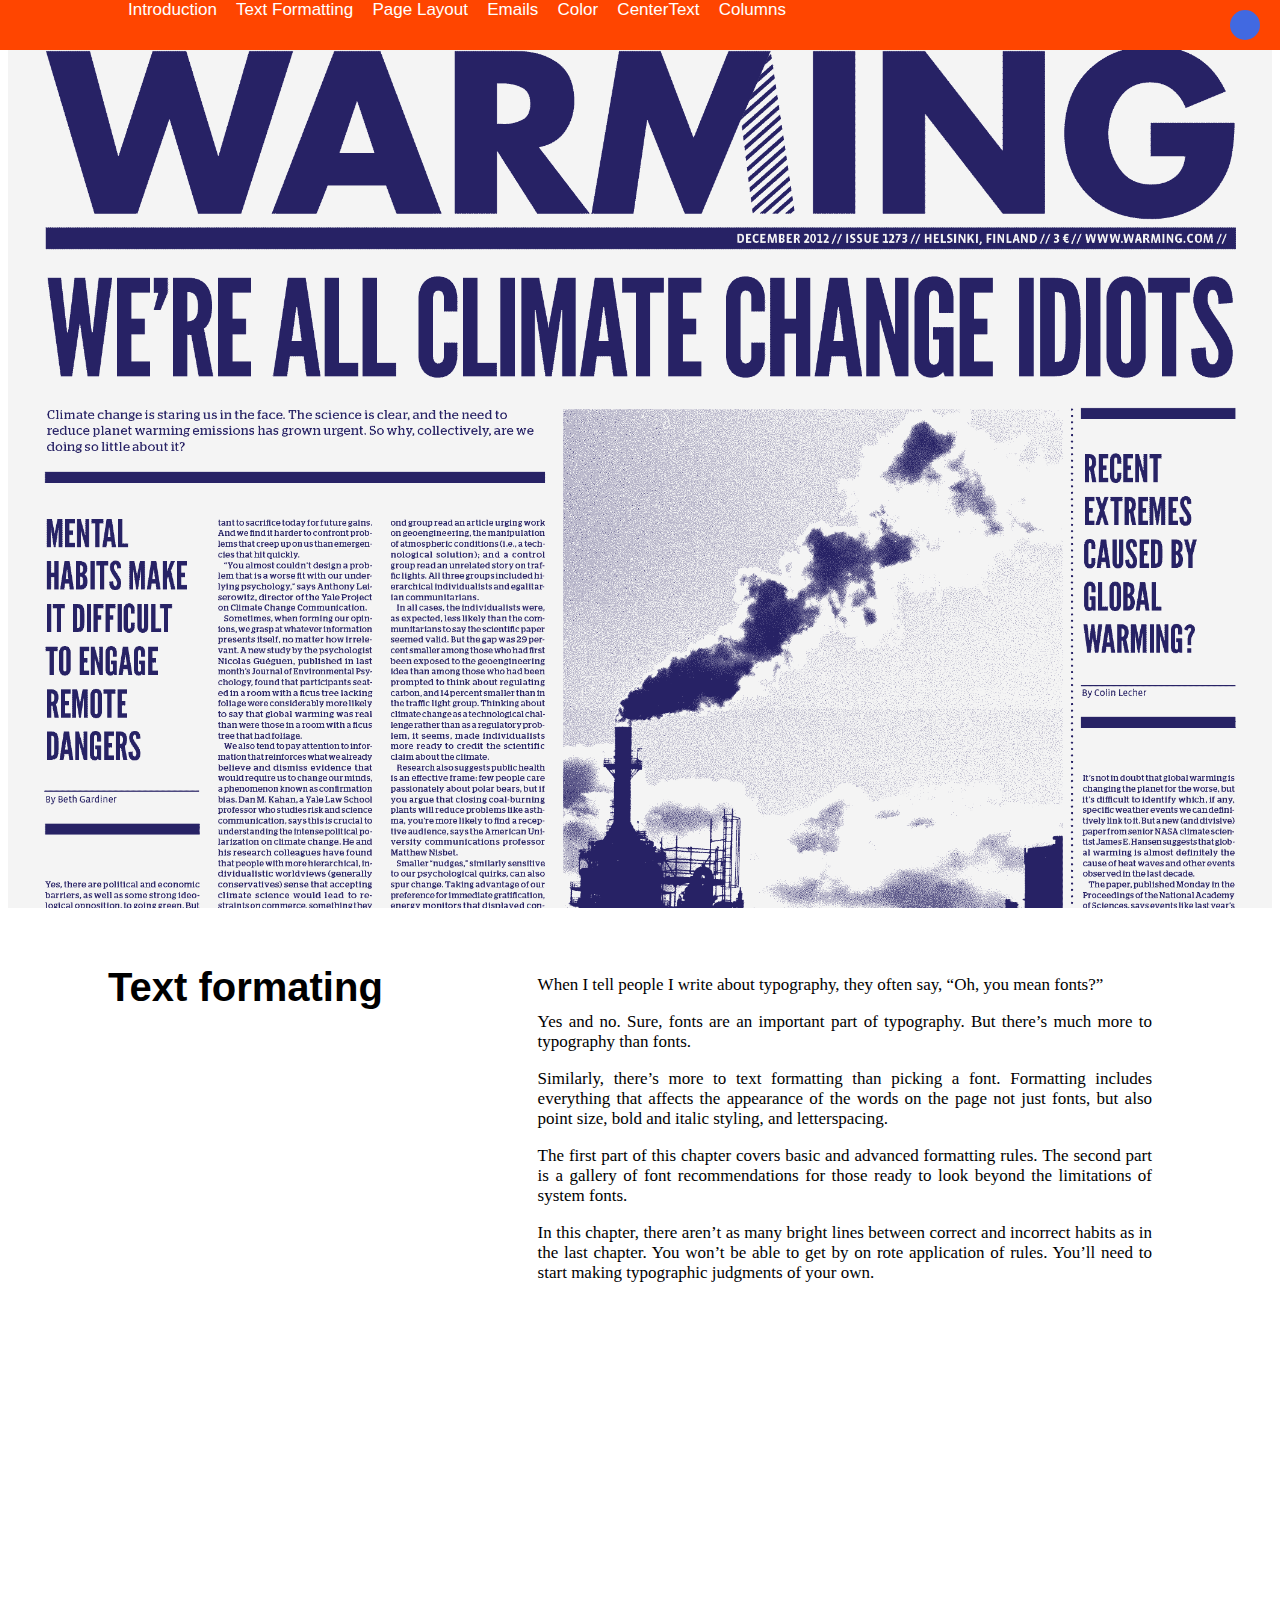
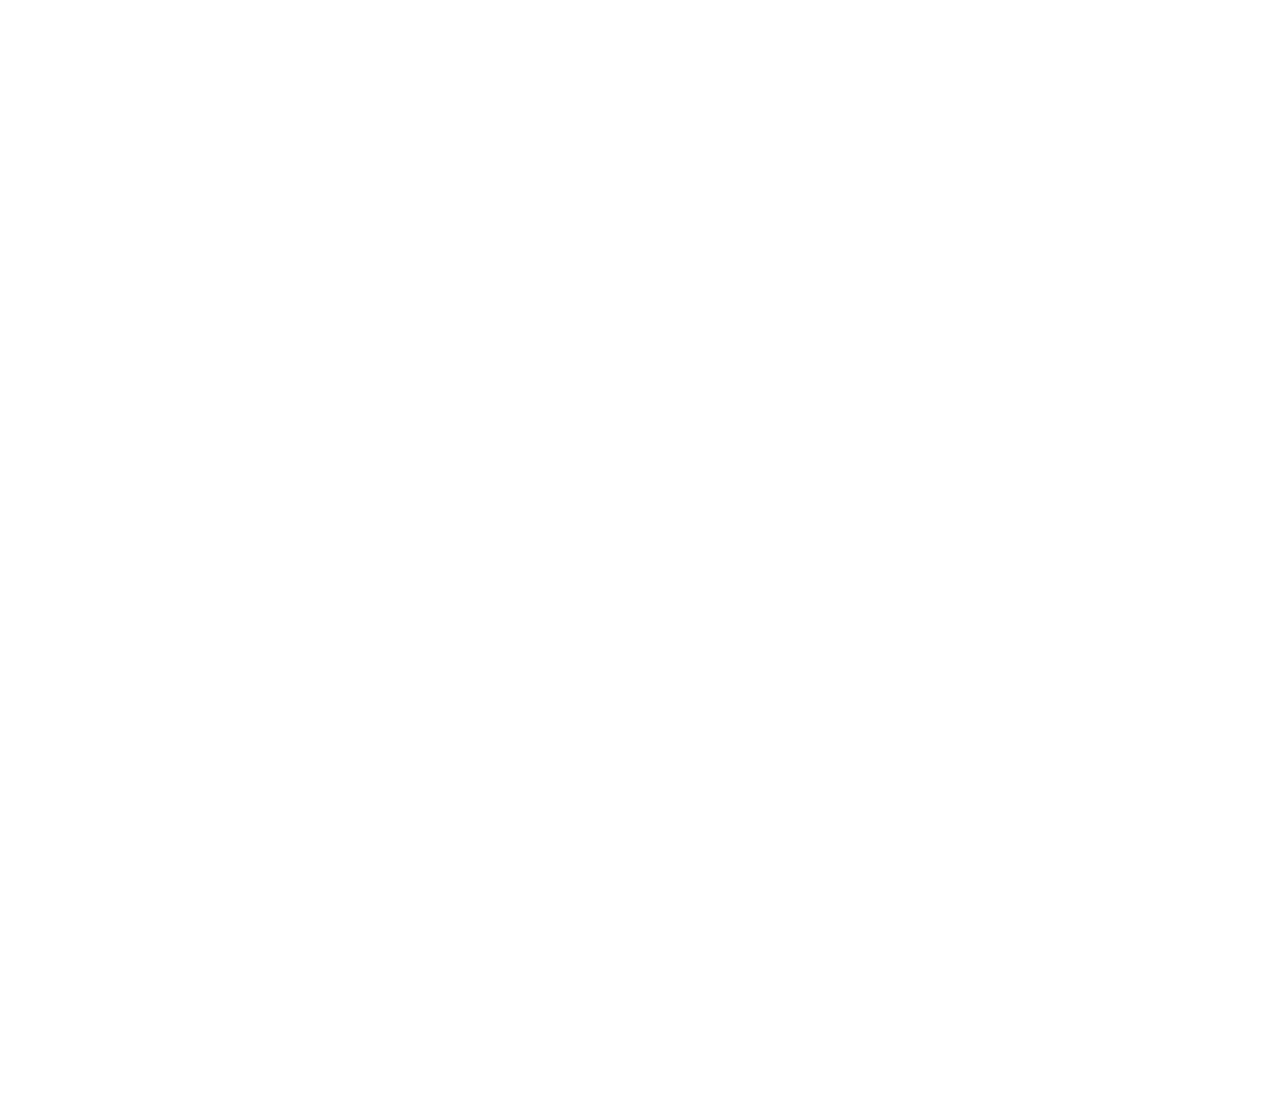
<file: text formatting.html>
<!doctype html>
<html>
  <head>
    <meta name="viewport" content="width=device-width" />
	<link rel="stylesheet" href="css/globe.css" />
  </head>
  <body>
	<nav>
      <main>
        <a href="index.html" class="menu">Introduction</a>
        <a href="text formatting.html" class="menu">Text Formatting</a>
        <a href="page layout.html" class="menu">Page Layout</a>
		<a href="emails.html" class="menu">Emails</a>
		<a href="color.html" class="menu">Color</a>
		<a href="center text.html" class="menu">CenterText</a>
		<a href="columns.html" class="menu">Columns</a>
        <div class="selalukananatas"></div>
      </main>
    </nav>
	  <section class="full4"></section>
  <section class="full3">
	  <main>
		  <section class="melayang2">
			 
		  <h1> Text formating </h1>
		
		  </section>
		  
		  <section class="right">
			  
		<p text align="justify">When I tell people I write about typography, they often say, “Oh, you mean fonts?”</p>

		<p text align="justify">Yes and no. Sure, fonts are an important part of typography. But there’s much more to typography than fonts.</p>

		<p text align="justify">Similarly, there’s more to text formatting than picking a font. Formatting includes everything that affects the appearance of the words on the page not just fonts, but also point size, bold and italic styling, and letterspacing.</p>

		<p text align="justify">The first part of this chapter covers basic and advanced formatting rules. The second part is a gallery of font recommendations for those ready to look beyond the limitations of system fonts.</p>

		<p text align="justify">In this chapter, there aren’t as many bright lines between correct and incorrect habits as in the last chapter. You won’t be able to get by on rote application of rules. You’ll need to start making typographic judgments of your own.</p>
	
				 


	 
		  
		  </section>
		  </main>
    </section>
	  <section></section>
  </body>
</html>
</file>
<file: css/globe.css>
@charset "UTF-8";
/* CSS Document */

* {
 
  font-size: 17px;
}

nav {
  position: fixed;
  top: 0;
  left: 0;
  width: 100vw;
  height: 50px;
  background-color: orangered;
  z-index: 10;
}

main {
  width: 1024px;
  padding-top: 50px;
  margin-left: auto;
  margin-right: auto;
}

nav main {
  padding-top: 0px;
}

nav main a {
  text-decoration: none;
  color: white;
  font-family: 'Raleway', sans-serif;
  padding-top: 10px;
  padding-right: 15px;
}

nav main a:hover {
  text-decoration: underline;
  color: yellow;
}

nav .selalukananatas {
  width: 30px;
  height: 30px;
  position: absolute;
  top: 10px;
  right: 20px;
  background-color: royalblue;
  border-radius: 15px;
}

section {
  width: 100%;
  height: 100vh;
  position: relative;
}

section.full {
  background-image:url("../image/typography_77.jpg");
  background-size: cover;
  background-position: top left;
  background-repeat: no-repeat;
}
section.full4 {
  background-image:url("../image/text formarting.jpeg");
  background-size: cover;
  background-position: top left;
  background-repeat: no-repeat;
}
section.full6 {
  background-image:url("../image/unnamed.jpg");
  background-size: cover;
  background-position: top left;
  background-repeat: no-repeat;
}
section.full7 {
  background-image:url("../image/email.jpg");
  background-size: cover;
  background-position: top left;
  background-repeat: no-repeat;
}
section.full8 {
  background-image:url("../image/black and white.jpg");
  background-size: cover;
  background-position: top left;
  background-repeat: no-repeat;
}
section.full9 {
  background-image:url("../image/center.jpg");
  background-size: cover;
  background-position: top left;
  background-repeat: no-repeat;
}
section.full10 {
  background-image:url("../image/colom.jpg");
  background-size: cover;
  background-position: top left;
  background-repeat: no-repeat;
}
section .left {
  position: relative;
  width: 40%;
  height: 100%;
  float: left;
}

section .right {
  position: relative;
  width: 60%;
  height: 100%;
  float: right;
}

section .melayang {
  position: absolute;
  top: 250px;
  left: 100px;
  width: 25%;
  height: 200px;
  /*background-color: pink;*/
}
section .melayang2 {
  position: absolute;
  top: 30px;
  left: 100px;
  width: 40%;
  height: 200px;
  /*background-color: pink;*/
}
/**/

h1 {
  font-size: 40px;
  font-family: 'Raleway', sans-serif;
padding-bottom: 0pt
}

@media (max-width: 1024px) {
  main {
    width: 100vw;
  }
  
  section .left, section .right {
    width: 100%;
    height: 50vh;
  }
}
</file>
<file: untitled folder 3/globe.css>
@charset "UTF-8";
/* CSS Document */

* {
  margin: 0;
  padding: 0;
  font-size: 22px;
}

nav {
  position: fixed;
  top: 0;
  left: 0;
  width: 100vw;
  height: 50px;
  background-color: black;
  z-index: 10;
}

main {
  width: 1024px;
  padding-top: 50px;
  margin-left: auto;
  margin-right: auto;
}

nav main {
  padding-top: 0px;
}

nav main a {
  text-decoration: none;
  color: white;
  font-family: 'Raleway', sans-serif;
  padding-top: 10px;
  padding-right: 15px;
}

nav main a:hover {
  text-decoration: underline;
  color: yellow;
}

nav .selalukananatas {
  width: 30px;
  height: 30px;
  position: absolute;
  top: 10px;
  right: 20px;
  background-color: royalblue;
  border-radius: 15px;
}

section {
  width: 100%;
  height: 100vh;
  position: relative;
}

section.full {
  background-image: url("../bg.jpeg");
  background-size: cover;
  background-position: top left;
  background-repeat: no-repeat;
}

section .left {
  position: relative;
  width: 40%;
  height: 100%;
  float: left;
}

section .right {
  position: relative;
  width: 60%;
  height: 100%;
  float: left;
}

section .melayang {
  position: absolute;
  top: 200px;
  left: 100px;
  width: 40%;
  height: 200px;
  /*background-color: pink;*/
	font color: white
}
/**/

h1 {
  font-size: 40px;
  font-family: 'Raleway', sans-serif;
}

@media (max-width: 1024px) {
  main {
    width: 100vw;
  }
  
  section .left, section .right {
    width: 100%;
    height: 50vh;
  }
  
  section .melayang {
    top: 80%;
    left: 10%;
    width: 90%;
  }
</file>
